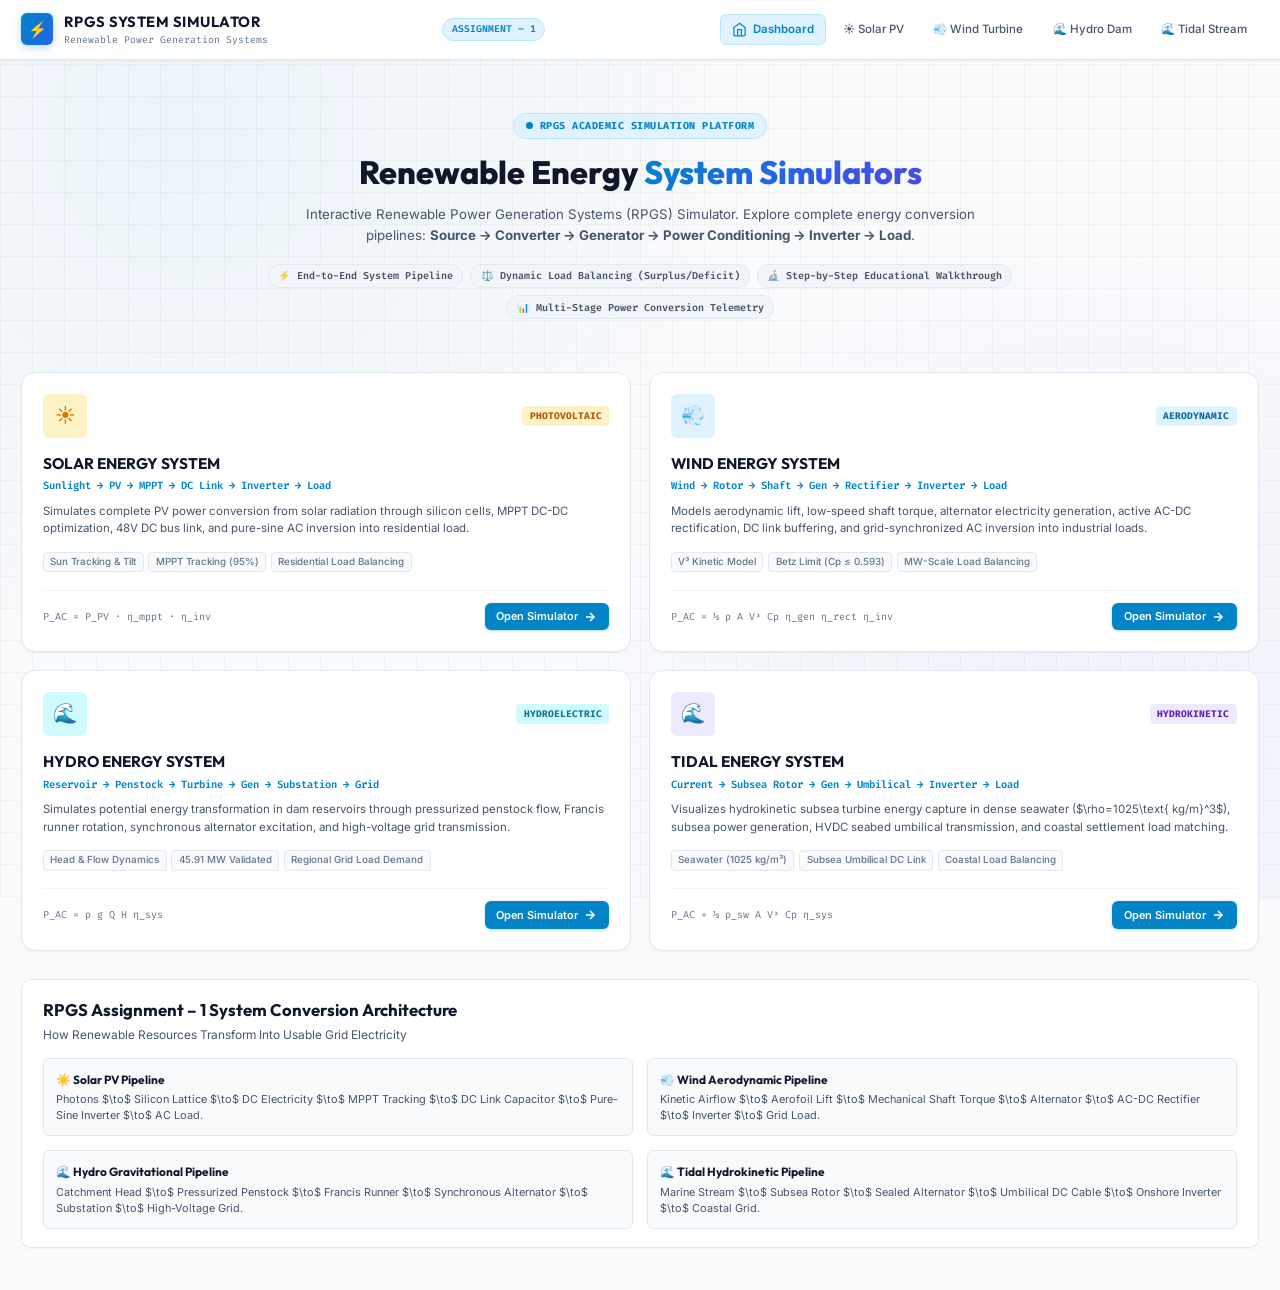
<file: index.html>
<!DOCTYPE html>
<html lang="en">
<head>
  <meta charset="UTF-8">
  <meta name="viewport" content="width=device-width, initial-scale=1.0">
  <title>RPGS - Renewable Energy System Simulation Dashboard | Assignment – 1</title>
  <meta name="description" content="Interactive Renewable Power Generation Systems Simulator covering Solar, Wind, Hydro, and Tidal complete energy conversion chains and electrical load balancing.">
  
  <!-- Google Fonts: Inter, Outfit, Fira Code -->
  <link rel="preconnect" href="https://fonts.googleapis.com">
  <link rel="preconnect" href="https://fonts.gstatic.com" crossorigin>
  <link href="https://fonts.googleapis.com/css2?family=Fira+Code:wght@400;500;600;700&family=Inter:wght@300;400;500;600;700;800&family=Outfit:wght@400;500;600;700;800&display=swap" rel="stylesheet">
  
  <!-- Stylesheets -->
  <link rel="stylesheet" href="css/global.css">
  <link rel="stylesheet" href="css/dashboard.css">
</head>
<body>

  <!-- Top Application Navigation Bar -->
  <header class="app-header">
    <a href="index.html" class="brand-container">
      <div class="brand-logo-badge">⚡</div>
      <div class="brand-text">
        <h1>RPGS SYSTEM SIMULATOR</h1>
        <span>Renewable Power Generation Systems</span>
      </div>
    </a>

    <div class="assignment-badge">ASSIGNMENT – 1</div>

    <nav class="nav-links">
      <a href="index.html" class="nav-btn active">
        <svg width="15" height="15" viewBox="0 0 24 24" fill="none" stroke="currentColor" stroke-width="2"><path d="M3 9l9-7 9 7v11a2 2 0 0 1-2 2H5a2 2 0 0 1-2-2z"/><polyline points="9 22 9 12 15 12 15 22"/></svg>
        Dashboard
      </a>
      <a href="solar.html" class="nav-btn">☀️ Solar PV</a>
      <a href="wind.html" class="nav-btn">💨 Wind Turbine</a>
      <a href="hydro.html" class="nav-btn">🌊 Hydro Dam</a>
      <a href="tidal.html" class="nav-btn">🌊 Tidal Stream</a>
    </nav>
  </header>

  <!-- Main View Container -->
  <main class="view-container">

    <section class="view-section active">
      <div class="dashboard-hero">
        <div class="hero-tag">
          <span class="status-dot"></span> RPGS ACADEMIC SIMULATION PLATFORM
        </div>
        <h2 class="hero-title">
          Renewable Energy <span class="gradient-text">System Simulators</span>
        </h2>
        <p class="hero-subtitle">
          Interactive Renewable Power Generation Systems (RPGS) Simulator. Explore complete energy conversion pipelines: <strong>Source → Converter → Generator → Power Conditioning → Inverter → Load</strong>.
        </p>
        <div class="hero-meta-badges">
          <div class="meta-pill">⚡ End-to-End System Pipeline</div>
          <div class="meta-pill">⚖️ Dynamic Load Balancing (Surplus/Deficit)</div>
          <div class="meta-pill">🔬 Step-by-Step Educational Walkthrough</div>
          <div class="meta-pill">📊 Multi-Stage Power Conversion Telemetry</div>
        </div>
      </div>

      <!-- 4 Module Selection Cards -->
      <div class="sim-cards-grid">

        <!-- Solar Card -->
        <a href="solar.html" class="sim-card card-solar" style="text-decoration: none; color: inherit;">
          <div>
            <div class="sim-card-top">
              <div class="sim-card-icon">☀️</div>
              <span class="sim-card-badge">PHOTOVOLTAIC</span>
            </div>
            <div class="sim-card-body">
              <h3>SOLAR ENERGY SYSTEM</h3>
              <div class="sim-card-subtitle">Sunlight → PV → MPPT → DC Link → Inverter → Load</div>
              <p class="sim-card-desc">
                Simulates complete PV power conversion from solar radiation through silicon cells, MPPT DC-DC optimization, 48V DC bus link, and pure-sine AC inversion into residential load.
              </p>
              <div class="sim-card-features">
                <span class="feature-tag">Sun Tracking &amp; Tilt</span>
                <span class="feature-tag">MPPT Tracking (95%)</span>
                <span class="feature-tag">Residential Load Balancing</span>
              </div>
            </div>
          </div>
          <div class="sim-card-footer">
            <span class="card-tech-info">P_AC = P_PV · η_mppt · η_inv</span>
            <span class="open-sim-btn">
              Open Simulator
              <svg width="14" height="14" viewBox="0 0 24 24" fill="none" stroke="currentColor" stroke-width="2.5"><line x1="5" y1="12" x2="19" y2="12"></line><polyline points="12 5 19 12 12 19"></polyline></svg>
            </span>
          </div>
        </a>

        <!-- Wind Card -->
        <a href="wind.html" class="sim-card card-wind" style="text-decoration: none; color: inherit;">
          <div>
            <div class="sim-card-top">
              <div class="sim-card-icon">💨</div>
              <span class="sim-card-badge">AERODYNAMIC</span>
            </div>
            <div class="sim-card-body">
              <h3>WIND ENERGY SYSTEM</h3>
              <div class="sim-card-subtitle">Wind → Rotor → Shaft → Gen → Rectifier → Inverter → Load</div>
              <p class="sim-card-desc">
                Models aerodynamic lift, low-speed shaft torque, alternator electricity generation, active AC-DC rectification, DC link buffering, and grid-synchronized AC inversion into industrial loads.
              </p>
              <div class="sim-card-features">
                <span class="feature-tag">V³ Kinetic Model</span>
                <span class="feature-tag">Betz Limit (Cp ≤ 0.593)</span>
                <span class="feature-tag">MW-Scale Load Balancing</span>
              </div>
            </div>
          </div>
          <div class="sim-card-footer">
            <span class="card-tech-info">P_AC = ½ ρ A V³ Cp η_gen η_rect η_inv</span>
            <span class="open-sim-btn">
              Open Simulator
              <svg width="14" height="14" viewBox="0 0 24 24" fill="none" stroke="currentColor" stroke-width="2.5"><line x1="5" y1="12" x2="19" y2="12"></line><polyline points="12 5 19 12 12 19"></polyline></svg>
            </span>
          </div>
        </a>

        <!-- Hydro Card -->
        <a href="hydro.html" class="sim-card card-hydro" style="text-decoration: none; color: inherit;">
          <div>
            <div class="sim-card-top">
              <div class="sim-card-icon">🌊</div>
              <span class="sim-card-badge">HYDROELECTRIC</span>
            </div>
            <div class="sim-card-body">
              <h3>HYDRO ENERGY SYSTEM</h3>
              <div class="sim-card-subtitle">Reservoir → Penstock → Turbine → Gen → Substation → Grid</div>
              <p class="sim-card-desc">
                Simulates potential energy transformation in dam reservoirs through pressurized penstock flow, Francis runner rotation, synchronous alternator excitation, and high-voltage grid transmission.
              </p>
              <div class="sim-card-features">
                <span class="feature-tag">Head &amp; Flow Dynamics</span>
                <span class="feature-tag">45.91 MW Validated</span>
                <span class="feature-tag">Regional Grid Load Demand</span>
              </div>
            </div>
          </div>
          <div class="sim-card-footer">
            <span class="card-tech-info">P_AC = ρ g Q H η_sys</span>
            <span class="open-sim-btn">
              Open Simulator
              <svg width="14" height="14" viewBox="0 0 24 24" fill="none" stroke="currentColor" stroke-width="2.5"><line x1="5" y1="12" x2="19" y2="12"></line><polyline points="12 5 19 12 12 19"></polyline></svg>
            </span>
          </div>
        </a>

        <!-- Tidal Card -->
        <a href="tidal.html" class="sim-card card-tidal" style="text-decoration: none; color: inherit;">
          <div>
            <div class="sim-card-top">
              <div class="sim-card-icon">🌊</div>
              <span class="sim-card-badge">HYDROKINETIC</span>
            </div>
            <div class="sim-card-body">
              <h3>TIDAL ENERGY SYSTEM</h3>
              <div class="sim-card-subtitle">Current → Subsea Rotor → Gen → Umbilical → Inverter → Load</div>
              <p class="sim-card-desc">
                Visualizes hydrokinetic subsea turbine energy capture in dense seawater ($\rho=1025\text{ kg/m}^3$), subsea power generation, HVDC seabed umbilical transmission, and coastal settlement load matching.
              </p>
              <div class="sim-card-features">
                <span class="feature-tag">Seawater (1025 kg/m³)</span>
                <span class="feature-tag">Subsea Umbilical DC Link</span>
                <span class="feature-tag">Coastal Load Balancing</span>
              </div>
            </div>
          </div>
          <div class="sim-card-footer">
            <span class="card-tech-info">P_AC = ½ ρ_sw A V³ Cp η_sys</span>
            <span class="open-sim-btn">
              Open Simulator
              <svg width="14" height="14" viewBox="0 0 24 24" fill="none" stroke="currentColor" stroke-width="2.5"><line x1="5" y1="12" x2="19" y2="12"></line><polyline points="12 5 19 12 12 19"></polyline></svg>
            </span>
          </div>
        </a>

      </div>

      <!-- Dashboard Summary -->
      <div class="dashboard-summary-section">
        <h3 style="font-family: var(--font-display); font-size: 1.2rem; color: var(--text-primary);">
          RPGS Assignment – 1 System Conversion Architecture
        </h3>
        <p style="color: var(--text-secondary); font-size: 0.85rem; margin-top: 0.25rem;">
          How Renewable Resources Transform Into Usable Grid Electricity
        </p>

        <div class="summary-grid">
          <div class="summary-item">
            <h4>☀️ Solar PV Pipeline</h4>
            <p>Photons $\to$ Silicon Lattice $\to$ DC Electricity $\to$ MPPT Tracking $\to$ DC Link Capacitor $\to$ Pure-Sine Inverter $\to$ AC Load.</p>
          </div>
          <div class="summary-item">
            <h4>💨 Wind Aerodynamic Pipeline</h4>
            <p>Kinetic Airflow $\to$ Aerofoil Lift $\to$ Mechanical Shaft Torque $\to$ Alternator $\to$ AC-DC Rectifier $\to$ Inverter $\to$ Grid Load.</p>
          </div>
          <div class="summary-item">
            <h4>🌊 Hydro Gravitational Pipeline</h4>
            <p>Catchment Head $\to$ Pressurized Penstock $\to$ Francis Runner $\to$ Synchronous Alternator $\to$ Substation $\to$ High-Voltage Grid.</p>
          </div>
          <div class="summary-item">
            <h4>🌊 Tidal Hydrokinetic Pipeline</h4>
            <p>Marine Stream $\to$ Subsea Rotor $\to$ Sealed Alternator $\to$ Umbilical DC Cable $\to$ Onshore Inverter $\to$ Coastal Grid.</p>
          </div>
        </div>
      </div>
    </section>

  </main>

  <script src="js/app.js"></script>
</body>
</html>
</file>
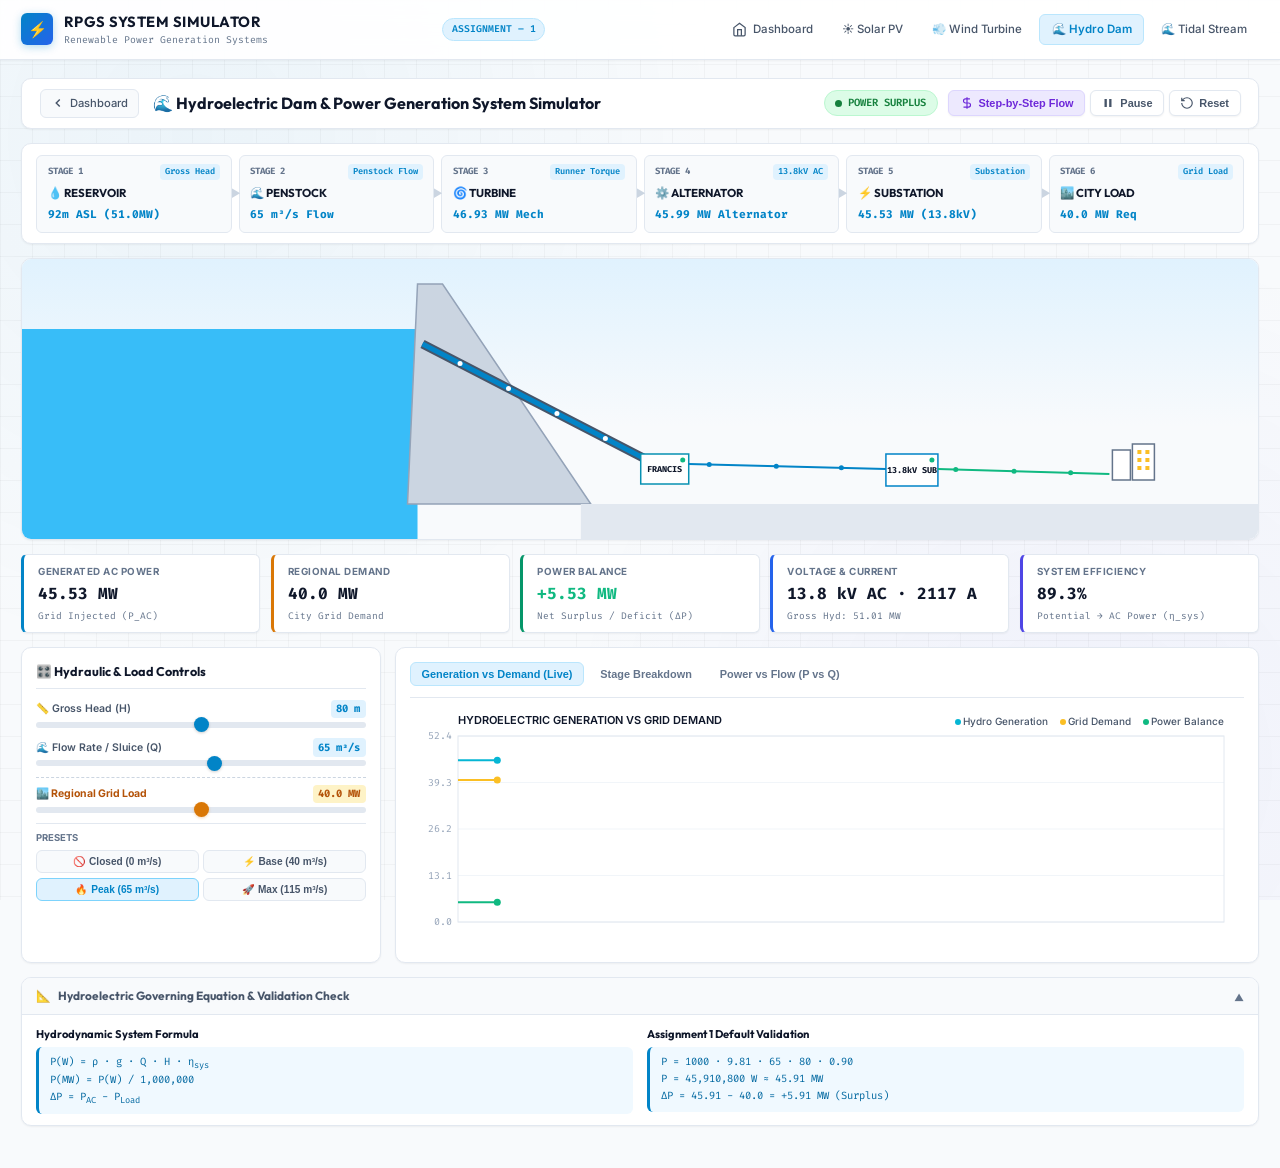
<file: hydro.html>
<!DOCTYPE html>
<html lang="en">
<head>
  <meta charset="UTF-8">
  <meta name="viewport" content="width=device-width, initial-scale=1.0">
  <title>Hydroelectric Dam System Simulator | RPGS Assignment – 1</title>
  <meta name="description" content="Interactive Hydroelectric Dam & Power Generation System Simulator. Energy chain: Reservoir to Penstock to Francis Turbine to Alternator to Substation to Grid.">
  
  <!-- Google Fonts -->
  <link rel="preconnect" href="https://fonts.googleapis.com">
  <link rel="preconnect" href="https://fonts.gstatic.com" crossorigin>
  <link href="https://fonts.googleapis.com/css2?family=Fira+Code:wght@400;500;600;700&family=Inter:wght@300;400;500;600;700;800&family=Outfit:wght@400;500;600;700;800&display=swap" rel="stylesheet">
  
  <!-- Stylesheets -->
  <link rel="stylesheet" href="css/global.css">
  <link rel="stylesheet" href="css/hydro.css">
</head>
<body>

  <!-- Top Navigation Bar -->
  <header class="app-header">
    <a href="index.html" class="brand-container">
      <div class="brand-logo-badge">⚡</div>
      <div class="brand-text">
        <h1>RPGS SYSTEM SIMULATOR</h1>
        <span>Renewable Power Generation Systems</span>
      </div>
    </a>

    <div class="assignment-badge">ASSIGNMENT – 1</div>

    <nav class="nav-links">
      <a href="index.html" class="nav-btn">
        <svg width="15" height="15" viewBox="0 0 24 24" fill="none" stroke="currentColor" stroke-width="2"><path d="M3 9l9-7 9 7v11a2 2 0 0 1-2 2H5a2 2 0 0 1-2-2z"/><polyline points="9 22 9 12 15 12 15 22"/></svg>
        Dashboard
      </a>
      <a href="solar.html" class="nav-btn">☀️ Solar PV</a>
      <a href="wind.html" class="nav-btn">💨 Wind Turbine</a>
      <a href="hydro.html" class="nav-btn active">🌊 Hydro Dam</a>
      <a href="tidal.html" class="nav-btn">🌊 Tidal Stream</a>
    </nav>
  </header>

  <!-- Main Simulator Container -->
  <main class="view-container">

    <section class="view-section active simulator-view hydro-theme">
      
      <!-- Streamlined Header -->
      <div class="sim-header">
        <div class="sim-header-left">
          <a href="index.html" class="back-btn" style="text-decoration: none;">
            <svg width="14" height="14" viewBox="0 0 24 24" fill="none" stroke="currentColor" stroke-width="2.5"><polyline points="15 18 9 12 15 6"></polyline></svg>
            Dashboard
          </a>
          <div class="sim-title-group">
            <h2>🌊 Hydroelectric Dam &amp; Power Generation System Simulator</h2>
          </div>
        </div>
        <div class="sim-header-actions">
          <div id="hydro-status-pill" class="status-pill generating">
            <span class="status-dot"></span>
            <span id="hydro-status-text">GENERATING</span>
          </div>
          <div class="btn-group">
            <button id="hydro-btn-step" class="btn-ctrl btn-step">
              <svg width="14" height="14" viewBox="0 0 24 24" fill="none" stroke="currentColor" stroke-width="2"><path d="M12 2v20M17 5H9.5a3.5 3.5 0 0 0 0 7h5a3.5 3.5 0 0 1 0 7H6"/></svg>
              Step-by-Step Flow
            </button>
            <button id="hydro-btn-pause" class="btn-ctrl btn-pause">
              <svg width="14" height="14" viewBox="0 0 24 24" fill="currentColor"><path d="M6 19h4V5H6v14zm8-14v14h4V5h-4z"/></svg>
              Pause
            </button>
            <button id="hydro-btn-reset" class="btn-ctrl btn-reset">
              <svg width="14" height="14" viewBox="0 0 24 24" fill="none" stroke="currentColor" stroke-width="2"><path d="M3 12a9 9 0 1 0 9-9 9.75 9.75 0 0 0-6.74 2.74L3 8"/><path d="M3 3v5h5"/></svg>
              Reset
            </button>
          </div>
        </div>
      </div>

      <!-- Step-by-Step Walkthrough HUD -->
      <div id="hydro-step-hud" class="step-walkthrough-hud">
        <div class="step-hud-info">
          <div id="hydro-step-hud-title" class="step-hud-title">STEP 1: ENERGY SOURCE (RESERVOIR)</div>
          <div id="hydro-step-hud-desc" class="step-hud-desc">Water catchment stores gravitational potential energy: E_p = m·g·H. Head H determines hydrostatic pressure.</div>
        </div>
        <div class="step-hud-controls">
          <button id="hydro-step-prev" class="btn-step-nav">◀ Prev</button>
          <button id="hydro-step-next" class="btn-step-nav">Next ▶</button>
          <button id="hydro-step-exit" class="btn-step-nav" style="color: #ef4444;">Exit</button>
        </div>
      </div>

      <!-- PROCESS FLOW DIAGRAM: 6 STAGES -->
      <div class="system-flow-card">
        <div class="process-chain-container">
          
          <!-- Stage 1: Reservoir -->
          <div class="process-stage-block" data-hydro-component="hydro-source" data-hydro-step="1">
            <div style="display:flex; justify-content:space-between; align-items:center;">
              <span class="stage-step-num">STAGE 1</span>
              <span class="stage-energy-badge">Gross Head</span>
            </div>
            <div class="stage-name">💧 RESERVOIR</div>
            <div class="stage-metric-box">
              <span class="stage-metric-val" id="stage-hydro-source-val">80m (51.0MW)</span>
            </div>
            <span class="stage-arrow-connector">▶</span>
          </div>

          <!-- Stage 2: Penstock -->
          <div class="process-stage-block" data-hydro-component="hydro-penstock" data-hydro-step="2">
            <div style="display:flex; justify-content:space-between; align-items:center;">
              <span class="stage-step-num">STAGE 2</span>
              <span class="stage-energy-badge">Penstock Flow</span>
            </div>
            <div class="stage-name">🌊 PENSTOCK</div>
            <div class="stage-metric-box">
              <span class="stage-metric-val" id="stage-hydro-penstock-val">65 m³/s</span>
            </div>
            <span class="stage-arrow-connector">▶</span>
          </div>

          <!-- Stage 3: Francis Runner -->
          <div class="process-stage-block" data-hydro-component="hydro-turbine" data-hydro-step="3">
            <div style="display:flex; justify-content:space-between; align-items:center;">
              <span class="stage-step-num">STAGE 3</span>
              <span class="stage-energy-badge">Runner Torque</span>
            </div>
            <div class="stage-name">🌀 TURBINE</div>
            <div class="stage-metric-box">
              <span class="stage-metric-val" id="stage-hydro-turb-val">46.9 MW Mech</span>
            </div>
            <span class="stage-arrow-connector">▶</span>
          </div>

          <!-- Stage 4: Alternator Generator -->
          <div class="process-stage-block" data-hydro-component="hydro-generator" data-hydro-step="4">
            <div style="display:flex; justify-content:space-between; align-items:center;">
              <span class="stage-step-num">STAGE 4</span>
              <span class="stage-energy-badge">13.8kV AC</span>
            </div>
            <div class="stage-name">⚙️ ALTERNATOR</div>
            <div class="stage-metric-box">
              <span class="stage-metric-val" id="stage-hydro-gen-val">46.0 MW</span>
            </div>
            <span class="stage-arrow-connector">▶</span>
          </div>

          <!-- Stage 5: Substation -->
          <div class="process-stage-block" data-hydro-component="hydro-conditioning" data-hydro-step="5">
            <div style="display:flex; justify-content:space-between; align-items:center;">
              <span class="stage-step-num">STAGE 5</span>
              <span class="stage-energy-badge">Substation</span>
            </div>
            <div class="stage-name">⚡ SUBSTATION</div>
            <div class="stage-metric-box">
              <span class="stage-metric-val" id="stage-hydro-sub-val">45.91 MW AC</span>
            </div>
            <span class="stage-arrow-connector">▶</span>
          </div>

          <!-- Stage 6: Regional Load -->
          <div class="process-stage-block" data-hydro-component="hydro-load" data-hydro-step="6">
            <div style="display:flex; justify-content:space-between; align-items:center;">
              <span class="stage-step-num">STAGE 6</span>
              <span class="stage-energy-badge">Grid Load</span>
            </div>
            <div class="stage-name">🏙️ CITY LOAD</div>
            <div class="stage-metric-box">
              <span class="stage-metric-val" id="stage-hydro-load-val">40.0 MW Req</span>
            </div>
          </div>

        </div>
      </div>

      <!-- Animation Stage -->
      <div class="animation-stage-card">
        <div class="canvas-container">
          <canvas id="hydro-canvas"></canvas>
        </div>
      </div>

      <!-- Consolidated Live Electrical Metrics Bar -->
      <div class="live-metrics-bar">
        <div class="metric-pill-card card-power">
          <span class="metric-pill-label">Generated AC Power</span>
          <span id="hydro-out-acpower" class="metric-pill-val">45.91 MW</span>
          <span class="metric-pill-sub">Grid Injected (P_AC)</span>
        </div>

        <div class="metric-pill-card card-demand">
          <span class="metric-pill-label">Regional Demand</span>
          <span id="hydro-out-demand" class="metric-pill-val">40.0 MW</span>
          <span class="metric-pill-sub">City Grid Demand</span>
        </div>

        <div class="metric-pill-card card-balance">
          <span class="metric-pill-label">Power Balance</span>
          <span id="hydro-out-balance" class="metric-pill-val">+5.91 MW</span>
          <span class="metric-pill-sub">Net Surplus / Deficit (ΔP)</span>
        </div>

        <div class="metric-pill-card card-secondary">
          <span class="metric-pill-label">Voltage &amp; Current</span>
          <span class="metric-pill-val"><span id="hydro-sub-voltage">13.8 kV</span> · <span id="hydro-sub-current">2135 A</span></span>
          <span class="metric-pill-sub">Gross Hyd: <span id="hydro-sub-hydpower">51.01 MW</span></span>
        </div>

        <div class="metric-pill-card card-eff">
          <span class="metric-pill-label">System Efficiency</span>
          <span id="hydro-out-eff" class="metric-pill-val">90.0%</span>
          <span class="metric-pill-sub">Potential → AC Power (η_sys)</span>
        </div>
      </div>

      <!-- Controls & Real-Time Telemetry Grid -->
      <div class="sim-controls-telemetry-grid">
        
        <!-- Controls Panel -->
        <div class="control-panel-card">
          <div class="panel-header">
            <h3 class="panel-title">🎛️ Hydraulic &amp; Load Controls</h3>
          </div>

          <!-- Slider: Head Height -->
          <div class="slider-group">
            <div class="slider-label-row">
              <span class="slider-name">📏 Gross Head (H)</span>
              <span id="hydro-val-head" class="slider-val-badge">80 m</span>
            </div>
            <input type="range" id="hydro-head" min="10" max="150" step="1" value="80">
          </div>

          <!-- Slider: Water Flow Rate -->
          <div class="slider-group">
            <div class="slider-label-row">
              <span class="slider-name">🌊 Flow Rate / Sluice (Q)</span>
              <span id="hydro-val-flow" class="slider-val-badge">65 m³/s</span>
            </div>
            <input type="range" id="hydro-flow" min="0" max="120" step="1" value="65">
          </div>

          <!-- Slider: Load Demand -->
          <div class="slider-group load-slider-group">
            <div class="slider-label-row">
              <span class="slider-name">🏙️ Regional Grid Load</span>
              <span id="hydro-val-loadDemandMW" class="slider-val-badge">40.0 MW</span>
            </div>
            <input type="range" id="hydro-loadDemandMW" min="0" max="80.0" step="1.0" value="40.0">
          </div>

          <!-- Presets -->
          <div class="presets-container">
            <span class="presets-label">Presets</span>
            <div class="preset-buttons-row">
              <button id="preset-hydro-closed" class="preset-btn hydro-preset-btn">🚫 Closed (0 m³/s)</button>
              <button id="preset-hydro-baseload" class="preset-btn hydro-preset-btn">⚡ Base (40 m³/s)</button>
              <button id="preset-hydro-peak" class="preset-btn hydro-preset-btn active">🔥 Peak (65 m³/s)</button>
              <button id="preset-hydro-max" class="preset-btn hydro-preset-btn">🚀 Max (115 m³/s)</button>
            </div>
          </div>
        </div>

        <!-- Telemetry Card -->
        <div class="telemetry-card">
          <div class="graph-tab-bar">
            <button class="graph-tab-btn hydro-graph-tab active" data-graph="load-telemetry">Generation vs Demand (Live)</button>
            <button class="graph-tab-btn hydro-graph-tab" data-graph="stage-flow">Stage Breakdown</button>
            <button class="graph-tab-btn hydro-graph-tab" data-graph="power-flow">Power vs Flow (P vs Q)</button>
          </div>

          <div class="graph-canvas-box">
            <canvas id="hydro-graph-canvas"></canvas>
          </div>
        </div>

      </div>

      <!-- Concise Formulas Accordion -->
      <div class="details-accordion-card open">
        <div class="accordion-header">
          <div class="accordion-title">
            <span>📐</span> Hydroelectric Governing Equation &amp; Validation Check
          </div>
          <div class="accordion-icon">▼</div>
        </div>
        <div class="accordion-content">
          <div class="formula-grid">
            <div class="formula-box">
              <h4>Hydrodynamic System Formula</h4>
              <div class="math-display">
                P(W) = ρ · g · Q · H · η<sub>sys</sub><br>
                P(MW) = P(W) / 1,000,000<br>
                ΔP = P<sub>AC</sub> - P<sub>Load</sub>
              </div>
            </div>

            <div class="formula-box">
              <h4>Assignment 1 Default Validation</h4>
              <div class="math-display">
                P = 1000 · 9.81 · 65 · 80 · 0.90<br>
                P = 45,910,800 W ≈ 45.91 MW<br>
                ΔP = 45.91 - 40.0 = +5.91 MW (Surplus)
              </div>
            </div>
          </div>
        </div>
      </div>

    </section>

  </main>

  <!-- Component Inspector Modal -->
  <div id="component-modal" class="component-modal-backdrop">
    <div class="component-modal-card">
      <button id="modal-close-btn" class="modal-close-btn">✕</button>
      <div class="modal-header">
        <div class="modal-icon" id="modal-comp-icon">⚡</div>
        <div class="modal-title-group">
          <h3 id="modal-comp-name">Component Name</h3>
          <span id="modal-comp-category">Power Subsystem</span>
        </div>
      </div>
      <div class="modal-body">
        <p id="modal-comp-desc">Functional description.</p>
        <div class="modal-grid-specs">
          <div class="spec-entry">
            <span class="spec-entry-label">Input Energy Form:</span>
            <span class="spec-entry-val" id="modal-comp-input">Input Energy</span>
          </div>
          <div class="spec-entry">
            <span class="spec-entry-label">Output Energy Form:</span>
            <span class="spec-entry-val" id="modal-comp-output">Output Energy</span>
          </div>
          <div class="spec-entry">
            <span class="spec-entry-label">Typical Efficiency:</span>
            <span class="spec-entry-val" id="modal-comp-efficiency">95%</span>
          </div>
          <div class="spec-entry">
            <span class="spec-entry-label">Governing Principle:</span>
            <span class="spec-entry-val" id="modal-comp-principles">Physical model</span>
          </div>
        </div>
      </div>
    </div>
  </div>

  <!-- Scripts -->
  <script src="js/electricalModel.js"></script>
  <script src="js/charts.js"></script>
  <script src="js/animations.js"></script>
  <script src="js/hydro.js"></script>
  <script src="js/app.js"></script>
</body>
</html>
</file>
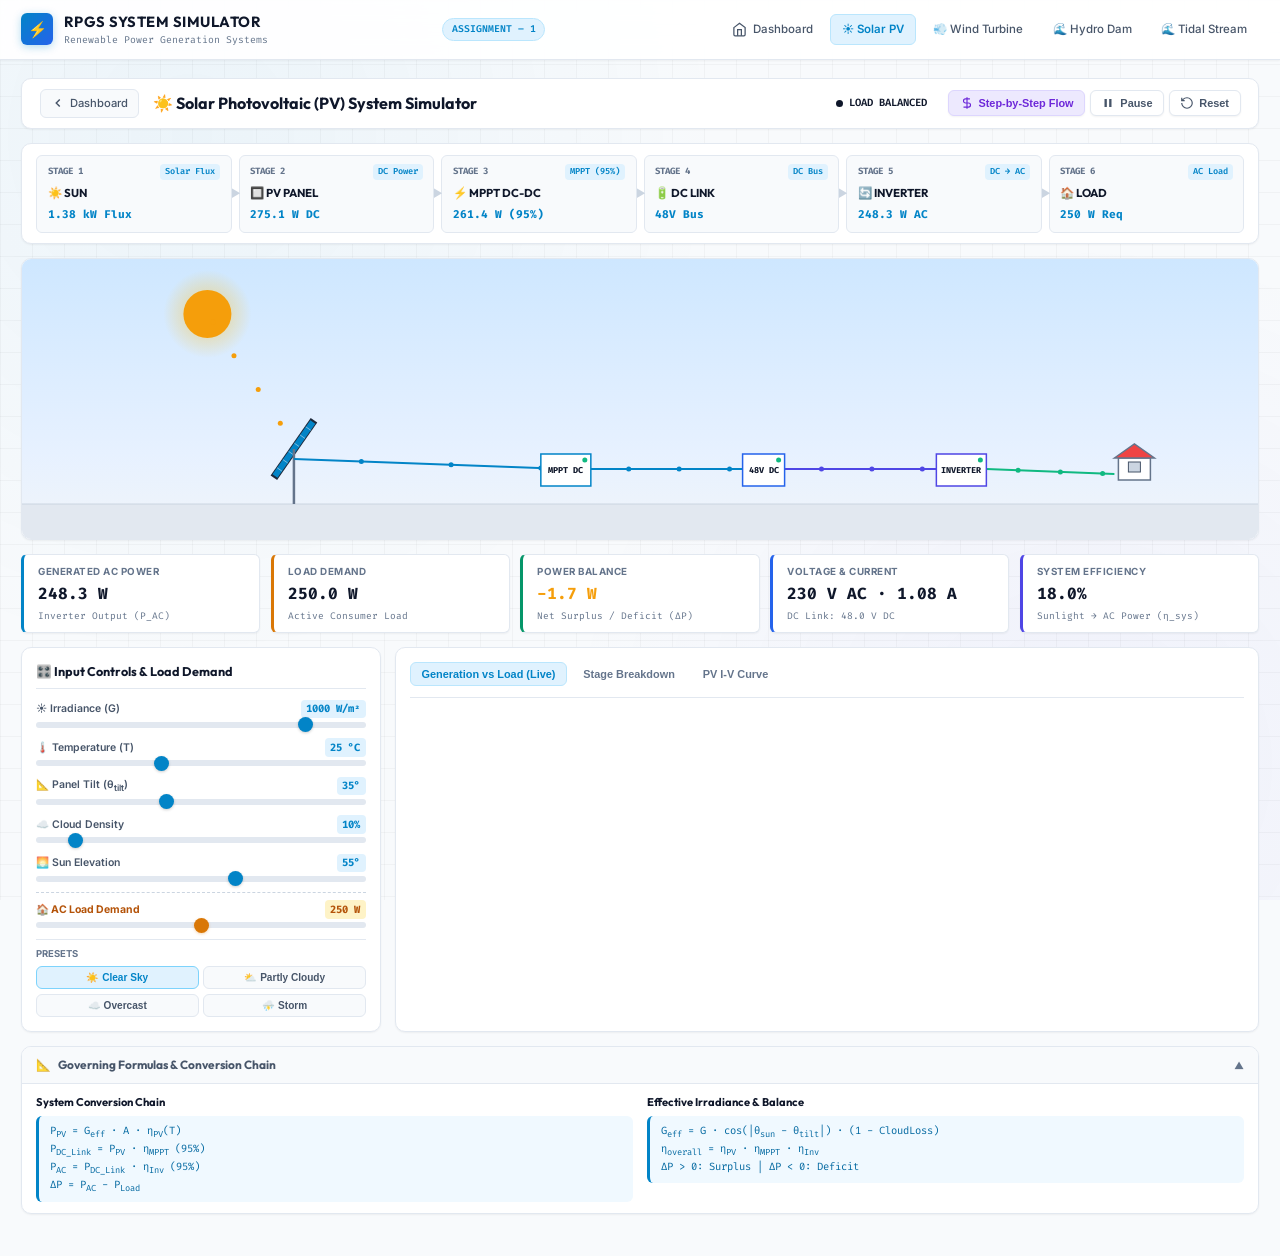
<file: solar.html>
<!DOCTYPE html>
<html lang="en">
<head>
  <meta charset="UTF-8">
  <meta name="viewport" content="width=device-width, initial-scale=1.0">
  <title>Solar PV Energy System Simulator | RPGS Assignment – 1</title>
  <meta name="description" content="Interactive Solar Photovoltaic & Power Conditioning System Simulator. Energy chain: Sun to PV to MPPT to DC Link to Inverter to Load.">
  
  <!-- Google Fonts -->
  <link rel="preconnect" href="https://fonts.googleapis.com">
  <link rel="preconnect" href="https://fonts.gstatic.com" crossorigin>
  <link href="https://fonts.googleapis.com/css2?family=Fira+Code:wght@400;500;600;700&family=Inter:wght@300;400;500;600;700;800&family=Outfit:wght@400;500;600;700;800&display=swap" rel="stylesheet">
  
  <!-- Stylesheets -->
  <link rel="stylesheet" href="css/global.css">
  <link rel="stylesheet" href="css/solar.css">
</head>
<body>

  <!-- Top Navigation Bar -->
  <header class="app-header">
    <a href="index.html" class="brand-container">
      <div class="brand-logo-badge">⚡</div>
      <div class="brand-text">
        <h1>RPGS SYSTEM SIMULATOR</h1>
        <span>Renewable Power Generation Systems</span>
      </div>
    </a>

    <div class="assignment-badge">ASSIGNMENT – 1</div>

    <nav class="nav-links">
      <a href="index.html" class="nav-btn">
        <svg width="15" height="15" viewBox="0 0 24 24" fill="none" stroke="currentColor" stroke-width="2"><path d="M3 9l9-7 9 7v11a2 2 0 0 1-2 2H5a2 2 0 0 1-2-2z"/><polyline points="9 22 9 12 15 12 15 22"/></svg>
        Dashboard
      </a>
      <a href="solar.html" class="nav-btn active">☀️ Solar PV</a>
      <a href="wind.html" class="nav-btn">💨 Wind Turbine</a>
      <a href="hydro.html" class="nav-btn">🌊 Hydro Dam</a>
      <a href="tidal.html" class="nav-btn">🌊 Tidal Stream</a>
    </nav>
  </header>

  <!-- Main Simulator Container -->
  <main class="view-container">

    <section class="view-section active simulator-view solar-theme">
      
      <!-- Streamlined Header -->
      <div class="sim-header">
        <div class="sim-header-left">
          <a href="index.html" class="back-btn" style="text-decoration: none;">
            <svg width="14" height="14" viewBox="0 0 24 24" fill="none" stroke="currentColor" stroke-width="2.5"><polyline points="15 18 9 12 15 6"></polyline></svg>
            Dashboard
          </a>
          <div class="sim-title-group">
            <h2>☀️ Solar Photovoltaic (PV) System Simulator</h2>
          </div>
        </div>
        <div class="sim-header-actions">
          <div id="solar-status-pill" class="status-pill generating">
            <span class="status-dot"></span>
            <span id="solar-status-text">GENERATING</span>
          </div>
          <div class="btn-group">
            <button id="solar-btn-step" class="btn-ctrl btn-step">
              <svg width="14" height="14" viewBox="0 0 24 24" fill="none" stroke="currentColor" stroke-width="2"><path d="M12 2v20M17 5H9.5a3.5 3.5 0 0 0 0 7h5a3.5 3.5 0 0 1 0 7H6"/></svg>
              Step-by-Step Flow
            </button>
            <button id="solar-btn-pause" class="btn-ctrl btn-pause">
              <svg width="14" height="14" viewBox="0 0 24 24" fill="currentColor"><path d="M6 19h4V5H6v14zm8-14v14h4V5h-4z"/></svg>
              Pause
            </button>
            <button id="solar-btn-reset" class="btn-ctrl btn-reset">
              <svg width="14" height="14" viewBox="0 0 24 24" fill="none" stroke="currentColor" stroke-width="2"><path d="M3 12a9 9 0 1 0 9-9 9.75 9.75 0 0 0-6.74 2.74L3 8"/><path d="M3 3v5h5"/></svg>
              Reset
            </button>
          </div>
        </div>
      </div>

      <!-- Step-by-Step Walkthrough HUD -->
      <div id="solar-step-hud" class="step-walkthrough-hud">
        <div class="step-hud-info">
          <div id="solar-step-hud-title" class="step-hud-title">STEP 1: ENERGY SOURCE (SUN)</div>
          <div id="solar-step-hud-desc" class="step-hud-desc">Irradiance (W/m²), cloud attenuation, and panel tilt determine incident solar photons.</div>
        </div>
        <div class="step-hud-controls">
          <button id="solar-step-prev" class="btn-step-nav">◀ Prev</button>
          <button id="solar-step-next" class="btn-step-nav">Next ▶</button>
          <button id="solar-step-exit" class="btn-step-nav" style="color: #ef4444;">Exit</button>
        </div>
      </div>

      <!-- PROCESS FLOW DIAGRAM: 6 STAGES -->
      <div class="system-flow-card">
        <div class="process-chain-container">
          
          <!-- Stage 1: Sun -->
          <div class="process-stage-block" data-solar-component="solar-source" data-solar-step="1">
            <div style="display:flex; justify-content:space-between; align-items:center;">
              <span class="stage-step-num">STAGE 1</span>
              <span class="stage-energy-badge">Solar Flux</span>
            </div>
            <div class="stage-name">☀️ SUN</div>
            <div class="stage-metric-box">
              <span class="stage-metric-val" id="stage-solar-source-val">1.60 kW Flux</span>
            </div>
            <span class="stage-arrow-connector">▶</span>
          </div>

          <!-- Stage 2: PV Panel -->
          <div class="process-stage-block" data-solar-component="solar-pv" data-solar-step="2">
            <div style="display:flex; justify-content:space-between; align-items:center;">
              <span class="stage-step-num">STAGE 2</span>
              <span class="stage-energy-badge">DC Power</span>
            </div>
            <div class="stage-name">🔲 PV PANEL</div>
            <div class="stage-metric-box">
              <span class="stage-metric-val" id="stage-solar-pv-val">266.4 W DC</span>
            </div>
            <span class="stage-arrow-connector">▶</span>
          </div>

          <!-- Stage 3: MPPT DC-DC -->
          <div class="process-stage-block" data-solar-component="solar-mppt" data-solar-step="3">
            <div style="display:flex; justify-content:space-between; align-items:center;">
              <span class="stage-step-num">STAGE 3</span>
              <span class="stage-energy-badge">MPPT (95%)</span>
            </div>
            <div class="stage-name">⚡ MPPT DC-DC</div>
            <div class="stage-metric-box">
              <span class="stage-metric-val" id="stage-solar-mppt-val">253.1 W</span>
            </div>
            <span class="stage-arrow-connector">▶</span>
          </div>

          <!-- Stage 4: DC Link -->
          <div class="process-stage-block" data-solar-component="solar-dclink" data-solar-step="4">
            <div style="display:flex; justify-content:space-between; align-items:center;">
              <span class="stage-step-num">STAGE 4</span>
              <span class="stage-energy-badge">DC Bus</span>
            </div>
            <div class="stage-name">🔋 DC LINK</div>
            <div class="stage-metric-box">
              <span class="stage-metric-val" id="stage-solar-dclink-val">48V Bus</span>
            </div>
            <span class="stage-arrow-connector">▶</span>
          </div>

          <!-- Stage 5: Inverter -->
          <div class="process-stage-block" data-solar-component="solar-inverter" data-solar-step="5">
            <div style="display:flex; justify-content:space-between; align-items:center;">
              <span class="stage-step-num">STAGE 5</span>
              <span class="stage-energy-badge">DC → AC</span>
            </div>
            <div class="stage-name">🔄 INVERTER</div>
            <div class="stage-metric-box">
              <span class="stage-metric-val" id="stage-solar-inv-val">240.4 W AC</span>
            </div>
            <span class="stage-arrow-connector">▶</span>
          </div>

          <!-- Stage 6: Load -->
          <div class="process-stage-block" data-solar-component="solar-load" data-solar-step="6">
            <div style="display:flex; justify-content:space-between; align-items:center;">
              <span class="stage-step-num">STAGE 6</span>
              <span class="stage-energy-badge">AC Load</span>
            </div>
            <div class="stage-name">🏠 LOAD</div>
            <div class="stage-metric-box">
              <span class="stage-metric-val" id="stage-solar-load-val">250 W Req</span>
            </div>
          </div>

        </div>
      </div>

      <!-- Animation Stage -->
      <div class="animation-stage-card">
        <div class="canvas-container">
          <canvas id="solar-canvas"></canvas>
        </div>
      </div>

      <!-- Consolidated Live Electrical Metrics Bar -->
      <div class="live-metrics-bar">
        <div class="metric-pill-card card-power">
          <span class="metric-pill-label">Generated AC Power</span>
          <span id="solar-out-acpower" class="metric-pill-val">240.4 W</span>
          <span class="metric-pill-sub">Inverter Output (P_AC)</span>
        </div>

        <div class="metric-pill-card card-demand">
          <span class="metric-pill-label">Load Demand</span>
          <span id="solar-out-demand" class="metric-pill-val">250.0 W</span>
          <span class="metric-pill-sub">Active Consumer Load</span>
        </div>

        <div class="metric-pill-card card-balance">
          <span class="metric-pill-label">Power Balance</span>
          <span id="solar-out-balance" class="metric-pill-val">-9.6 W</span>
          <span class="metric-pill-sub">Net Surplus / Deficit (ΔP)</span>
        </div>

        <div class="metric-pill-card card-secondary">
          <span class="metric-pill-label">Voltage &amp; Current</span>
          <span class="metric-pill-val"><span id="solar-sub-acvolt">230 V</span> · <span id="solar-sub-accurr">1.05 A</span></span>
          <span class="metric-pill-sub">DC Link: <span id="solar-sub-dclink">48.0 V DC</span></span>
        </div>

        <div class="metric-pill-card card-eff">
          <span class="metric-pill-label">System Efficiency</span>
          <span id="solar-out-eff" class="metric-pill-val">15.0%</span>
          <span class="metric-pill-sub">Sunlight → AC Power (η_sys)</span>
        </div>
      </div>

      <!-- Controls & Real-Time Telemetry Grid -->
      <div class="sim-controls-telemetry-grid">
        
        <!-- Controls Panel -->
        <div class="control-panel-card">
          <div class="panel-header">
            <h3 class="panel-title">🎛️ Input Controls &amp; Load Demand</h3>
          </div>

          <!-- Slider: Solar Irradiance -->
          <div class="slider-group">
            <div class="slider-label-row">
              <span class="slider-name">☀️ Irradiance (G)</span>
              <span id="solar-val-irradiance" class="slider-val-badge">1000 W/m²</span>
            </div>
            <input type="range" id="solar-irradiance" min="0" max="1200" step="10" value="1000">
          </div>

          <!-- Slider: Panel Temperature -->
          <div class="slider-group">
            <div class="slider-label-row">
              <span class="slider-name">🌡️ Temperature (T)</span>
              <span id="solar-val-temperature" class="slider-val-badge">25 °C</span>
            </div>
            <input type="range" id="solar-temperature" min="10" max="50" step="1" value="25">
          </div>

          <!-- Slider: Panel Tilt -->
          <div class="slider-group">
            <div class="slider-label-row">
              <span class="slider-name">📐 Panel Tilt (θ<sub>tilt</sub>)</span>
              <span id="solar-val-tilt" class="slider-val-badge">35°</span>
            </div>
            <input type="range" id="solar-tilt" min="0" max="90" step="1" value="35">
          </div>

          <!-- Slider: Cloud Density -->
          <div class="slider-group">
            <div class="slider-label-row">
              <span class="slider-name">☁️ Cloud Density</span>
              <span id="solar-val-cloudDensity" class="slider-val-badge">10%</span>
            </div>
            <input type="range" id="solar-cloudDensity" min="0" max="100" step="1" value="10">
          </div>

          <!-- Slider: Sun Position -->
          <div class="slider-group">
            <div class="slider-label-row">
              <span class="slider-name">🌅 Sun Elevation</span>
              <span id="solar-val-solarAngle" class="slider-val-badge">55°</span>
            </div>
            <input type="range" id="solar-solarAngle" min="0" max="90" step="1" value="55">
          </div>

          <!-- Slider: Load Demand -->
          <div class="slider-group load-slider-group">
            <div class="slider-label-row">
              <span class="slider-name">🏠 AC Load Demand</span>
              <span id="solar-val-loadDemand" class="slider-val-badge">250 W</span>
            </div>
            <input type="range" id="solar-loadDemand" min="0" max="500" step="5" value="250">
          </div>

          <!-- Presets -->
          <div class="presets-container">
            <span class="presets-label">Presets</span>
            <div class="preset-buttons-row">
              <button id="preset-solar-clear" class="preset-btn solar-preset-btn active">☀️ Clear Sky</button>
              <button id="preset-solar-partly" class="preset-btn solar-preset-btn">⛅ Partly Cloudy</button>
              <button id="preset-solar-overcast" class="preset-btn solar-preset-btn">☁️ Overcast</button>
              <button id="preset-solar-storm" class="preset-btn solar-preset-btn">⛈️ Storm</button>
            </div>
          </div>
        </div>

        <!-- Telemetry Card -->
        <div class="telemetry-card">
          <div class="graph-tab-bar">
            <button class="graph-tab-btn solar-graph-tab active" data-graph="load-telemetry">Generation vs Load (Live)</button>
            <button class="graph-tab-btn solar-graph-tab" data-graph="stage-flow">Stage Breakdown</button>
            <button class="graph-tab-btn solar-graph-tab" data-graph="iv">PV I-V Curve</button>
          </div>

          <div class="graph-canvas-box">
            <canvas id="solar-graph-canvas"></canvas>
          </div>
        </div>

      </div>

      <!-- Concise Formulas Accordion -->
      <div class="details-accordion-card open">
        <div class="accordion-header">
          <div class="accordion-title">
            <span>📐</span> Governing Formulas &amp; Conversion Chain
          </div>
          <div class="accordion-icon">▼</div>
        </div>
        <div class="accordion-content">
          <div class="formula-grid">
            <div class="formula-box">
              <h4>System Conversion Chain</h4>
              <div class="math-display">
                P<sub>PV</sub> = G<sub>eff</sub> · A · η<sub>PV</sub>(T)<br>
                P<sub>DC_Link</sub> = P<sub>PV</sub> · η<sub>MPPT</sub> (95%)<br>
                P<sub>AC</sub> = P<sub>DC_Link</sub> · η<sub>Inv</sub> (95%)<br>
                ΔP = P<sub>AC</sub> - P<sub>Load</sub>
              </div>
            </div>

            <div class="formula-box">
              <h4>Effective Irradiance &amp; Balance</h4>
              <div class="math-display">
                G<sub>eff</sub> = G · cos(|θ<sub>sun</sub> - θ<sub>tilt</sub>|) · (1 - CloudLoss)<br>
                η<sub>overall</sub> = η<sub>PV</sub> · η<sub>MPPT</sub> · η<sub>Inv</sub><br>
                ΔP &gt; 0: Surplus | ΔP &lt; 0: Deficit
              </div>
            </div>
          </div>
        </div>
      </div>

    </section>

  </main>

  <!-- Component Inspector Modal -->
  <div id="component-modal" class="component-modal-backdrop">
    <div class="component-modal-card">
      <button id="modal-close-btn" class="modal-close-btn">✕</button>
      <div class="modal-header">
        <div class="modal-icon" id="modal-comp-icon">⚡</div>
        <div class="modal-title-group">
          <h3 id="modal-comp-name">Component Name</h3>
          <span id="modal-comp-category">Power Subsystem</span>
        </div>
      </div>
      <div class="modal-body">
        <p id="modal-comp-desc">Functional description.</p>
        <div class="modal-grid-specs">
          <div class="spec-entry">
            <span class="spec-entry-label">Input Energy Form:</span>
            <span class="spec-entry-val" id="modal-comp-input">Input Energy</span>
          </div>
          <div class="spec-entry">
            <span class="spec-entry-label">Output Energy Form:</span>
            <span class="spec-entry-val" id="modal-comp-output">Output Energy</span>
          </div>
          <div class="spec-entry">
            <span class="spec-entry-label">Typical Efficiency:</span>
            <span class="spec-entry-val" id="modal-comp-efficiency">95%</span>
          </div>
          <div class="spec-entry">
            <span class="spec-entry-label">Governing Principle:</span>
            <span class="spec-entry-val" id="modal-comp-principles">Physical model</span>
          </div>
        </div>
      </div>
    </div>
  </div>

  <!-- Scripts -->
  <script src="js/electricalModel.js"></script>
  <script src="js/charts.js"></script>
  <script src="js/animations.js"></script>
  <script src="js/solar.js"></script>
  <script src="js/app.js"></script>
</body>
</html>
</file>
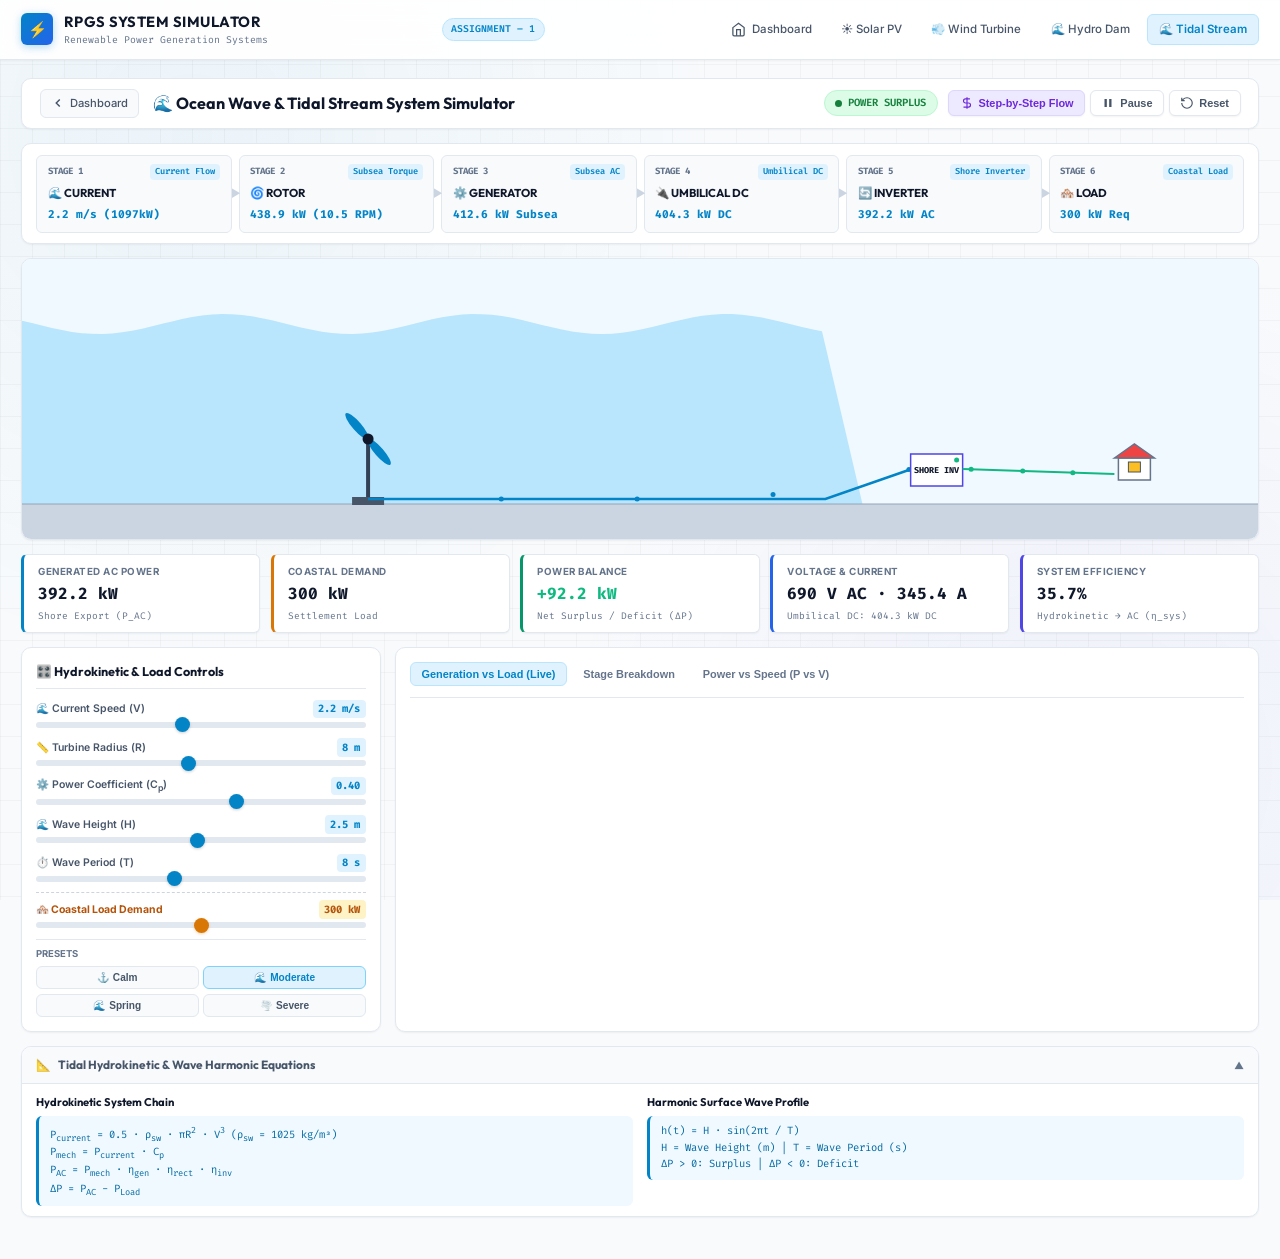
<file: tidal.html>
<!DOCTYPE html>
<html lang="en">
<head>
  <meta charset="UTF-8">
  <meta name="viewport" content="width=device-width, initial-scale=1.0">
  <title>Ocean Wave &amp; Tidal Stream System Simulator | RPGS Assignment – 1</title>
  <meta name="description" content="Interactive Ocean Wave & Tidal Hydrokinetic Stream System Simulator. Energy chain: Current to Subsea Rotor to Generator to Umbilical DC Link to Shore Inverter to Load.">
  
  <!-- Google Fonts -->
  <link rel="preconnect" href="https://fonts.googleapis.com">
  <link rel="preconnect" href="https://fonts.gstatic.com" crossorigin>
  <link href="https://fonts.googleapis.com/css2?family=Fira+Code:wght@400;500;600;700&family=Inter:wght@300;400;500;600;700;800&family=Outfit:wght@400;500;600;700;800&display=swap" rel="stylesheet">
  
  <!-- Stylesheets -->
  <link rel="stylesheet" href="css/global.css">
  <link rel="stylesheet" href="css/tidal.css">
</head>
<body>

  <!-- Top Navigation Bar -->
  <header class="app-header">
    <a href="index.html" class="brand-container">
      <div class="brand-logo-badge">⚡</div>
      <div class="brand-text">
        <h1>RPGS SYSTEM SIMULATOR</h1>
        <span>Renewable Power Generation Systems</span>
      </div>
    </a>

    <div class="assignment-badge">ASSIGNMENT – 1</div>

    <nav class="nav-links">
      <a href="index.html" class="nav-btn">
        <svg width="15" height="15" viewBox="0 0 24 24" fill="none" stroke="currentColor" stroke-width="2"><path d="M3 9l9-7 9 7v11a2 2 0 0 1-2 2H5a2 2 0 0 1-2-2z"/><polyline points="9 22 9 12 15 12 15 22"/></svg>
        Dashboard
      </a>
      <a href="solar.html" class="nav-btn">☀️ Solar PV</a>
      <a href="wind.html" class="nav-btn">💨 Wind Turbine</a>
      <a href="hydro.html" class="nav-btn">🌊 Hydro Dam</a>
      <a href="tidal.html" class="nav-btn active">🌊 Tidal Stream</a>
    </nav>
  </header>

  <!-- Main Simulator Container -->
  <main class="view-container">

    <section class="view-section active simulator-view tidal-theme">
      
      <!-- Streamlined Header -->
      <div class="sim-header">
        <div class="sim-header-left">
          <a href="index.html" class="back-btn" style="text-decoration: none;">
            <svg width="14" height="14" viewBox="0 0 24 24" fill="none" stroke="currentColor" stroke-width="2.5"><polyline points="15 18 9 12 15 6"></polyline></svg>
            Dashboard
          </a>
          <div class="sim-title-group">
            <h2>🌊 Ocean Wave &amp; Tidal Stream System Simulator</h2>
          </div>
        </div>
        <div class="sim-header-actions">
          <div id="tidal-status-pill" class="status-pill generating">
            <span class="status-dot"></span>
            <span id="tidal-status-text">ACTIVE GENERATION</span>
          </div>
          <div class="btn-group">
            <button id="tidal-btn-step" class="btn-ctrl btn-step">
              <svg width="14" height="14" viewBox="0 0 24 24" fill="none" stroke="currentColor" stroke-width="2"><path d="M12 2v20M17 5H9.5a3.5 3.5 0 0 0 0 7h5a3.5 3.5 0 0 1 0 7H6"/></svg>
              Step-by-Step Flow
            </button>
            <button id="tidal-btn-pause" class="btn-ctrl btn-pause">
              <svg width="14" height="14" viewBox="0 0 24 24" fill="currentColor"><path d="M6 19h4V5H6v14zm8-14v14h4V5h-4z"/></svg>
              Pause
            </button>
            <button id="tidal-btn-reset" class="btn-ctrl btn-reset">
              <svg width="14" height="14" viewBox="0 0 24 24" fill="none" stroke="currentColor" stroke-width="2"><path d="M3 12a9 9 0 1 0 9-9 9.75 9.75 0 0 0-6.74 2.74L3 8"/><path d="M3 3v5h5"/></svg>
              Reset
            </button>
          </div>
        </div>
      </div>

      <!-- Step-by-Step Walkthrough HUD -->
      <div id="tidal-step-hud" class="step-walkthrough-hud">
        <div class="step-hud-info">
          <div id="tidal-step-hud-title" class="step-hud-title">STEP 1: ENERGY SOURCE (TIDAL CURRENT)</div>
          <div id="tidal-step-hud-desc" class="step-hud-desc">Dense seawater currents (ρ = 1025 kg/m³) driven by lunar gravity. Kinetic power: P = 0.5·ρ·A·V³.</div>
        </div>
        <div class="step-hud-controls">
          <button id="tidal-step-prev" class="btn-step-nav">◀ Prev</button>
          <button id="tidal-step-next" class="btn-step-nav">Next ▶</button>
          <button id="tidal-step-exit" class="btn-step-nav" style="color: #ef4444;">Exit</button>
        </div>
      </div>

      <!-- PROCESS FLOW DIAGRAM: 6 STAGES -->
      <div class="system-flow-card">
        <div class="process-chain-container">
          
          <!-- Stage 1: Tidal Current -->
          <div class="process-stage-block" data-tidal-component="tidal-source" data-tidal-step="1">
            <div style="display:flex; justify-content:space-between; align-items:center;">
              <span class="stage-step-num">STAGE 1</span>
              <span class="stage-energy-badge">Current Flow</span>
            </div>
            <div class="stage-name">🌊 CURRENT</div>
            <div class="stage-metric-box">
              <span class="stage-metric-val" id="stage-tidal-source-val">2.2 m/s (1097 kW)</span>
            </div>
            <span class="stage-arrow-connector">▶</span>
          </div>

          <!-- Stage 2: Subsea Rotor -->
          <div class="process-stage-block" data-tidal-component="tidal-turbine" data-tidal-step="2">
            <div style="display:flex; justify-content:space-between; align-items:center;">
              <span class="stage-step-num">STAGE 2</span>
              <span class="stage-energy-badge">Subsea Torque</span>
            </div>
            <div class="stage-name">🌀 ROTOR</div>
            <div class="stage-metric-box">
              <span class="stage-metric-val" id="stage-tidal-rotor-val">439 kW (10.5 RPM)</span>
            </div>
            <span class="stage-arrow-connector">▶</span>
          </div>

          <!-- Stage 3: Subsea Generator -->
          <div class="process-stage-block" data-tidal-component="tidal-generator" data-tidal-step="3">
            <div style="display:flex; justify-content:space-between; align-items:center;">
              <span class="stage-step-num">STAGE 3</span>
              <span class="stage-energy-badge">Subsea AC</span>
            </div>
            <div class="stage-name">⚙️ GENERATOR</div>
            <div class="stage-metric-box">
              <span class="stage-metric-val" id="stage-tidal-gen-val">412 kW</span>
            </div>
            <span class="stage-arrow-connector">▶</span>
          </div>

          <!-- Stage 4: Umbilical Cable & DC Link -->
          <div class="process-stage-block" data-tidal-component="tidal-rectifier" data-tidal-step="4">
            <div style="display:flex; justify-content:space-between; align-items:center;">
              <span class="stage-step-num">STAGE 4</span>
              <span class="stage-energy-badge">Umbilical DC</span>
            </div>
            <div class="stage-name">🔌 UMBILICAL DC</div>
            <div class="stage-metric-box">
              <span class="stage-metric-val" id="stage-tidal-dclink-val">404 kW DC</span>
            </div>
            <span class="stage-arrow-connector">▶</span>
          </div>

          <!-- Stage 5: Shore Inverter -->
          <div class="process-stage-block" data-tidal-component="tidal-inverter" data-tidal-step="5">
            <div style="display:flex; justify-content:space-between; align-items:center;">
              <span class="stage-step-num">STAGE 5</span>
              <span class="stage-energy-badge">Shore Inverter</span>
            </div>
            <div class="stage-name">🔄 INVERTER</div>
            <div class="stage-metric-box">
              <span class="stage-metric-val" id="stage-tidal-inv-val">395.2 kW AC</span>
            </div>
            <span class="stage-arrow-connector">▶</span>
          </div>

          <!-- Stage 6: Coastal Load -->
          <div class="process-stage-block" data-tidal-component="tidal-load" data-tidal-step="6">
            <div style="display:flex; justify-content:space-between; align-items:center;">
              <span class="stage-step-num">STAGE 6</span>
              <span class="stage-energy-badge">Coastal Load</span>
            </div>
            <div class="stage-name">🏘️ LOAD</div>
            <div class="stage-metric-box">
              <span class="stage-metric-val" id="stage-tidal-load-val">300 kW Req</span>
            </div>
          </div>

        </div>
      </div>

      <!-- Animation Stage -->
      <div class="animation-stage-card">
        <div class="canvas-container">
          <canvas id="tidal-canvas"></canvas>
        </div>
      </div>

      <!-- Consolidated Live Electrical Metrics Bar -->
      <div class="live-metrics-bar">
        <div class="metric-pill-card card-power">
          <span class="metric-pill-label">Generated AC Power</span>
          <span id="tidal-out-acpower" class="metric-pill-val">395.2 kW</span>
          <span class="metric-pill-sub">Shore Export (P_AC)</span>
        </div>

        <div class="metric-pill-card card-demand">
          <span class="metric-pill-label">Coastal Demand</span>
          <span id="tidal-out-demand" class="metric-pill-val">300 kW</span>
          <span class="metric-pill-sub">Settlement Load</span>
        </div>

        <div class="metric-pill-card card-balance">
          <span class="metric-pill-label">Power Balance</span>
          <span id="tidal-out-balance" class="metric-pill-val">+95.2 kW</span>
          <span class="metric-pill-sub">Net Surplus / Deficit (ΔP)</span>
        </div>

        <div class="metric-pill-card card-secondary">
          <span class="metric-pill-label">Voltage &amp; Current</span>
          <span class="metric-pill-val"><span id="tidal-sub-voltage">690 V</span> · <span id="tidal-sub-current">348 A</span></span>
          <span class="metric-pill-sub">Umbilical DC: <span id="tidal-sub-dclink">404 kW</span></span>
        </div>

        <div class="metric-pill-card card-eff">
          <span class="metric-pill-label">System Efficiency</span>
          <span id="tidal-out-eff" class="metric-pill-val">36.0%</span>
          <span class="metric-pill-sub">Hydrokinetic → AC (η_sys)</span>
        </div>
      </div>

      <!-- Controls & Real-Time Telemetry Grid -->
      <div class="sim-controls-telemetry-grid">
        
        <!-- Controls Panel -->
        <div class="control-panel-card">
          <div class="panel-header">
            <h3 class="panel-title">🎛️ Hydrokinetic &amp; Load Controls</h3>
          </div>

          <!-- Slider: Tidal Current Speed -->
          <div class="slider-group">
            <div class="slider-label-row">
              <span class="slider-name">🌊 Current Speed (V)</span>
              <span id="tidal-val-tidalSpeed" class="slider-val-badge">2.2 m/s</span>
            </div>
            <input type="range" id="tidal-tidalSpeed" min="0" max="5.0" step="0.1" value="2.2">
          </div>

          <!-- Slider: Turbine Radius -->
          <div class="slider-group">
            <div class="slider-label-row">
              <span class="slider-name">📏 Turbine Radius (R)</span>
              <span id="tidal-val-turbineRadius" class="slider-val-badge">8 m</span>
            </div>
            <input type="range" id="tidal-turbineRadius" min="2" max="15" step="0.5" value="8">
          </div>

          <!-- Slider: Power Coefficient Cp -->
          <div class="slider-group">
            <div class="slider-label-row">
              <span class="slider-name">⚙️ Power Coefficient (C<sub>p</sub>)</span>
              <span id="tidal-val-cp" class="slider-val-badge">0.40</span>
            </div>
            <input type="range" id="tidal-cp" min="0.1" max="0.59" step="0.01" value="0.40">
          </div>

          <!-- Slider: Wave Height -->
          <div class="slider-group">
            <div class="slider-label-row">
              <span class="slider-name">🌊 Wave Height (H)</span>
              <span id="tidal-val-waveHeight" class="slider-val-badge">2.5 m</span>
            </div>
            <input type="range" id="tidal-waveHeight" min="0.1" max="5.0" step="0.1" value="2.5">
          </div>

          <!-- Slider: Wave Period -->
          <div class="slider-group">
            <div class="slider-label-row">
              <span class="slider-name">⏱️ Wave Period (T)</span>
              <span id="tidal-val-wavePeriod" class="slider-val-badge">8 s</span>
            </div>
            <input type="range" id="tidal-wavePeriod" min="3" max="15" step="1" value="8">
          </div>

          <!-- Slider: Load Demand -->
          <div class="slider-group load-slider-group">
            <div class="slider-label-row">
              <span class="slider-name">🏘️ Coastal Load Demand</span>
              <span id="tidal-val-loadDemandKW" class="slider-val-badge">300 kW</span>
            </div>
            <input type="range" id="tidal-loadDemandKW" min="0" max="600" step="10" value="300">
          </div>

          <!-- Presets -->
          <div class="presets-container">
            <span class="presets-label">Presets</span>
            <div class="preset-buttons-row">
              <button id="preset-tidal-calm" class="preset-btn tidal-preset-btn">⚓ Calm</button>
              <button id="preset-tidal-moderate" class="preset-btn tidal-preset-btn active">🌊 Moderate</button>
              <button id="preset-tidal-spring" class="preset-btn tidal-preset-btn">🌊 Spring</button>
              <button id="preset-tidal-severe" class="preset-btn tidal-preset-btn">🌪️ Severe</button>
            </div>
          </div>
        </div>

        <!-- Telemetry Card -->
        <div class="telemetry-card">
          <div class="graph-tab-bar">
            <button class="graph-tab-btn tidal-graph-tab active" data-graph="load-telemetry">Generation vs Load (Live)</button>
            <button class="graph-tab-btn tidal-graph-tab" data-graph="stage-flow">Stage Breakdown</button>
            <button class="graph-tab-btn tidal-graph-tab" data-graph="power-speed">Power vs Speed (P vs V)</button>
          </div>

          <div class="graph-canvas-box">
            <canvas id="tidal-graph-canvas"></canvas>
          </div>
        </div>

      </div>

      <!-- Concise Formulas Accordion -->
      <div class="details-accordion-card open">
        <div class="accordion-header">
          <div class="accordion-title">
            <span>📐</span> Tidal Hydrokinetic &amp; Wave Harmonic Equations
          </div>
          <div class="accordion-icon">▼</div>
        </div>
        <div class="accordion-content">
          <div class="formula-grid">
            <div class="formula-box">
              <h4>Hydrokinetic System Chain</h4>
              <div class="math-display">
                P<sub>current</sub> = 0.5 · ρ<sub>sw</sub> · πR<sup>2</sup> · V<sup>3</sup> (ρ<sub>sw</sub> = 1025 kg/m³)<br>
                P<sub>mech</sub> = P<sub>current</sub> · C<sub>p</sub><br>
                P<sub>AC</sub> = P<sub>mech</sub> · η<sub>gen</sub> · η<sub>rect</sub> · η<sub>inv</sub><br>
                ΔP = P<sub>AC</sub> - P<sub>Load</sub>
              </div>
            </div>

            <div class="formula-box">
              <h4>Harmonic Surface Wave Profile</h4>
              <div class="math-display">
                h(t) = H · sin(2πt / T)<br>
                H = Wave Height (m) | T = Wave Period (s)<br>
                ΔP &gt; 0: Surplus | ΔP &lt; 0: Deficit
              </div>
            </div>
          </div>
        </div>
      </div>

    </section>

  </main>

  <!-- Component Inspector Modal -->
  <div id="component-modal" class="component-modal-backdrop">
    <div class="component-modal-card">
      <button id="modal-close-btn" class="modal-close-btn">✕</button>
      <div class="modal-header">
        <div class="modal-icon" id="modal-comp-icon">⚡</div>
        <div class="modal-title-group">
          <h3 id="modal-comp-name">Component Name</h3>
          <span id="modal-comp-category">Power Subsystem</span>
        </div>
      </div>
      <div class="modal-body">
        <p id="modal-comp-desc">Functional description.</p>
        <div class="modal-grid-specs">
          <div class="spec-entry">
            <span class="spec-entry-label">Input Energy Form:</span>
            <span class="spec-entry-val" id="modal-comp-input">Input Energy</span>
          </div>
          <div class="spec-entry">
            <span class="spec-entry-label">Output Energy Form:</span>
            <span class="spec-entry-val" id="modal-comp-output">Output Energy</span>
          </div>
          <div class="spec-entry">
            <span class="spec-entry-label">Typical Efficiency:</span>
            <span class="spec-entry-val" id="modal-comp-efficiency">95%</span>
          </div>
          <div class="spec-entry">
            <span class="spec-entry-label">Governing Principle:</span>
            <span class="spec-entry-val" id="modal-comp-principles">Physical model</span>
          </div>
        </div>
      </div>
    </div>
  </div>

  <!-- Scripts -->
  <script src="js/electricalModel.js"></script>
  <script src="js/charts.js"></script>
  <script src="js/animations.js"></script>
  <script src="js/tidal.js"></script>
  <script src="js/app.js"></script>
</body>
</html>
</file>
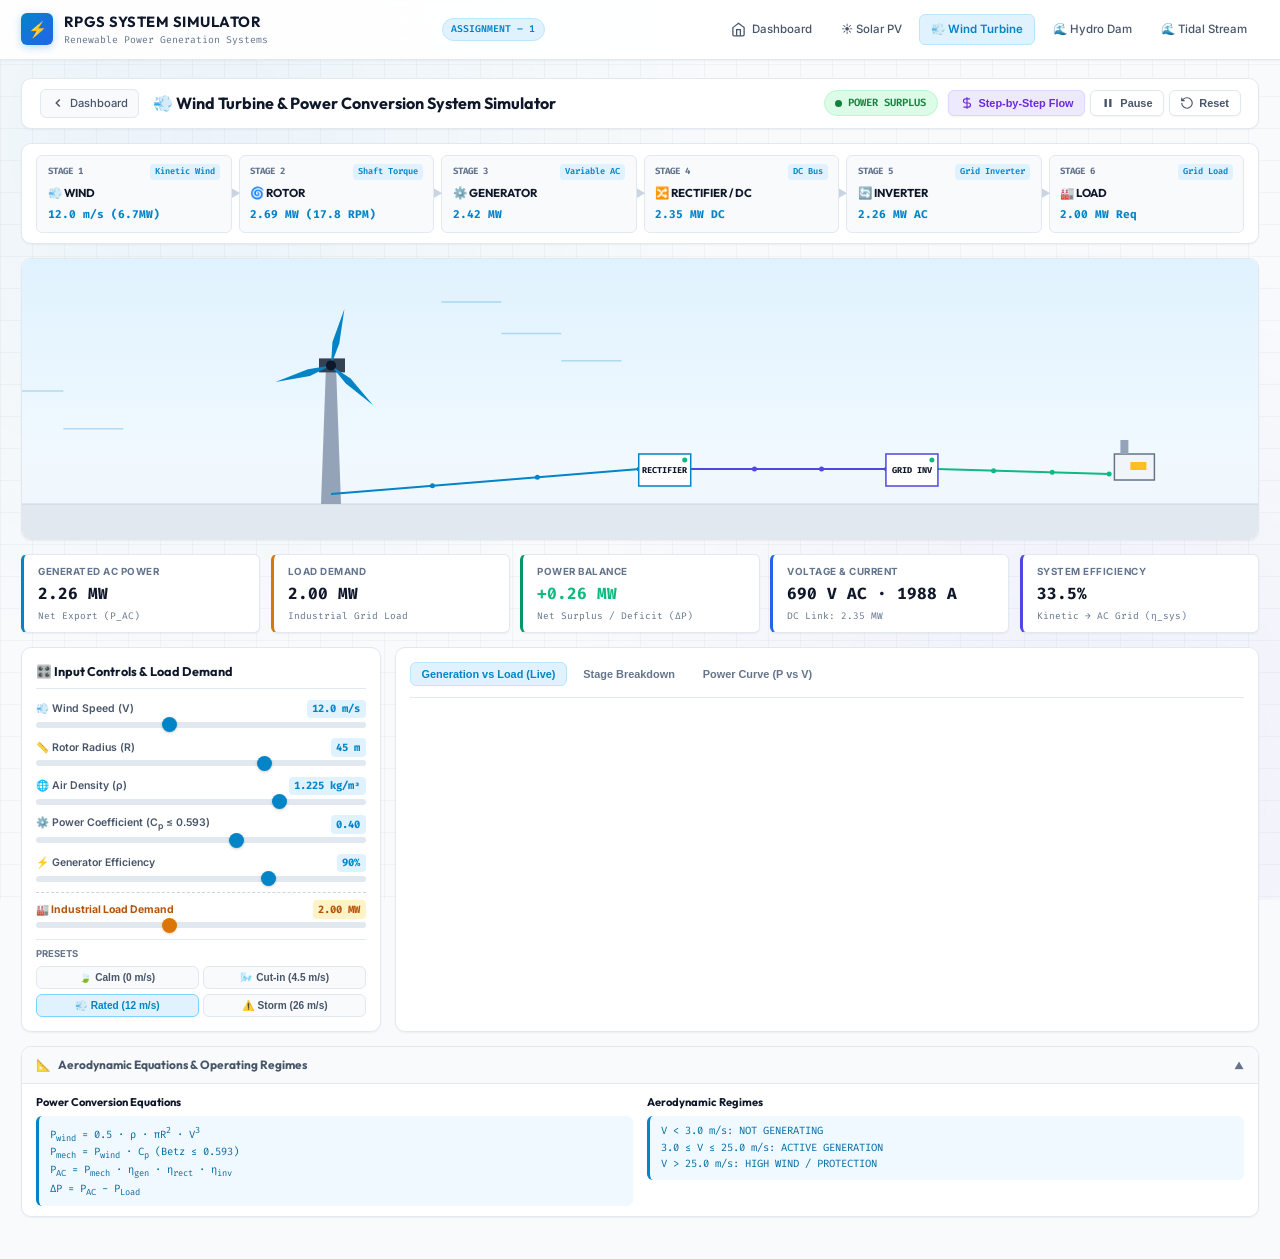
<file: wind.html>
<!DOCTYPE html>
<html lang="en">
<head>
  <meta charset="UTF-8">
  <meta name="viewport" content="width=device-width, initial-scale=1.0">
  <title>Wind Turbine Energy System Simulator | RPGS Assignment – 1</title>
  <meta name="description" content="Interactive Wind Turbine Aerodynamics & Power Conversion System Simulator. Energy chain: Wind to Rotor to Shaft to Generator to Rectifier to Inverter to Load.">
  
  <!-- Google Fonts -->
  <link rel="preconnect" href="https://fonts.googleapis.com">
  <link rel="preconnect" href="https://fonts.gstatic.com" crossorigin>
  <link href="https://fonts.googleapis.com/css2?family=Fira+Code:wght@400;500;600;700&family=Inter:wght@300;400;500;600;700;800&family=Outfit:wght@400;500;600;700;800&display=swap" rel="stylesheet">
  
  <!-- Stylesheets -->
  <link rel="stylesheet" href="css/global.css">
  <link rel="stylesheet" href="css/wind.css">
</head>
<body>

  <!-- Top Navigation Bar -->
  <header class="app-header">
    <a href="index.html" class="brand-container">
      <div class="brand-logo-badge">⚡</div>
      <div class="brand-text">
        <h1>RPGS SYSTEM SIMULATOR</h1>
        <span>Renewable Power Generation Systems</span>
      </div>
    </a>

    <div class="assignment-badge">ASSIGNMENT – 1</div>

    <nav class="nav-links">
      <a href="index.html" class="nav-btn">
        <svg width="15" height="15" viewBox="0 0 24 24" fill="none" stroke="currentColor" stroke-width="2"><path d="M3 9l9-7 9 7v11a2 2 0 0 1-2 2H5a2 2 0 0 1-2-2z"/><polyline points="9 22 9 12 15 12 15 22"/></svg>
        Dashboard
      </a>
      <a href="solar.html" class="nav-btn">☀️ Solar PV</a>
      <a href="wind.html" class="nav-btn active">💨 Wind Turbine</a>
      <a href="hydro.html" class="nav-btn">🌊 Hydro Dam</a>
      <a href="tidal.html" class="nav-btn">🌊 Tidal Stream</a>
    </nav>
  </header>

  <!-- Main Simulator Container -->
  <main class="view-container">

    <section class="view-section active simulator-view wind-theme">
      
      <!-- Streamlined Header -->
      <div class="sim-header">
        <div class="sim-header-left">
          <a href="index.html" class="back-btn" style="text-decoration: none;">
            <svg width="14" height="14" viewBox="0 0 24 24" fill="none" stroke="currentColor" stroke-width="2.5"><polyline points="15 18 9 12 15 6"></polyline></svg>
            Dashboard
          </a>
          <div class="sim-title-group">
            <h2>💨 Wind Turbine &amp; Power Conversion System Simulator</h2>
          </div>
        </div>
        <div class="sim-header-actions">
          <div id="wind-status-pill" class="status-pill generating">
            <span class="status-dot"></span>
            <span id="wind-status-text">GENERATING</span>
          </div>
          <div class="btn-group">
            <button id="wind-btn-step" class="btn-ctrl btn-step">
              <svg width="14" height="14" viewBox="0 0 24 24" fill="none" stroke="currentColor" stroke-width="2"><path d="M12 2v20M17 5H9.5a3.5 3.5 0 0 0 0 7h5a3.5 3.5 0 0 1 0 7H6"/></svg>
              Step-by-Step Flow
            </button>
            <button id="wind-btn-pause" class="btn-ctrl btn-pause">
              <svg width="14" height="14" viewBox="0 0 24 24" fill="currentColor"><path d="M6 19h4V5H6v14zm8-14v14h4V5h-4z"/></svg>
              Pause
            </button>
            <button id="wind-btn-reset" class="btn-ctrl btn-reset">
              <svg width="14" height="14" viewBox="0 0 24 24" fill="none" stroke="currentColor" stroke-width="2"><path d="M3 12a9 9 0 1 0 9-9 9.75 9.75 0 0 0-6.74 2.74L3 8"/><path d="M3 3v5h5"/></svg>
              Reset
            </button>
          </div>
        </div>
      </div>

      <!-- Step-by-Step Walkthrough HUD -->
      <div id="wind-step-hud" class="step-walkthrough-hud">
        <div class="step-hud-info">
          <div id="wind-step-hud-title" class="step-hud-title">STEP 1: ENERGY SOURCE (WIND)</div>
          <div id="wind-step-hud-desc" class="step-hud-desc">Atmospheric kinetic airflow strikes rotor area. Power scales with the cube of wind velocity: P = 0.5·ρ·A·V³.</div>
        </div>
        <div class="step-hud-controls">
          <button id="wind-step-prev" class="btn-step-nav">◀ Prev</button>
          <button id="wind-step-next" class="btn-step-nav">Next ▶</button>
          <button id="wind-step-exit" class="btn-step-nav" style="color: #ef4444;">Exit</button>
        </div>
      </div>

      <!-- PROCESS FLOW DIAGRAM: 6 STAGES -->
      <div class="system-flow-card">
        <div class="process-chain-container">
          
          <!-- Stage 1: Wind -->
          <div class="process-stage-block" data-wind-component="wind-source" data-wind-step="1">
            <div style="display:flex; justify-content:space-between; align-items:center;">
              <span class="stage-step-num">STAGE 1</span>
              <span class="stage-energy-badge">Kinetic Wind</span>
            </div>
            <div class="stage-name">💨 WIND</div>
            <div class="stage-metric-box">
              <span class="stage-metric-val" id="stage-wind-source-val">12.0 m/s (6.7MW)</span>
            </div>
            <span class="stage-arrow-connector">▶</span>
          </div>

          <!-- Stage 2: Rotor -->
          <div class="process-stage-block" data-wind-component="wind-rotor" data-wind-step="2">
            <div style="display:flex; justify-content:space-between; align-items:center;">
              <span class="stage-step-num">STAGE 2</span>
              <span class="stage-energy-badge">Shaft Torque</span>
            </div>
            <div class="stage-name">🌀 ROTOR</div>
            <div class="stage-metric-box">
              <span class="stage-metric-val" id="stage-wind-rotor-val">2.69 MW (17.8 RPM)</span>
            </div>
            <span class="stage-arrow-connector">▶</span>
          </div>

          <!-- Stage 3: Generator -->
          <div class="process-stage-block" data-wind-component="wind-generator" data-wind-step="3">
            <div style="display:flex; justify-content:space-between; align-items:center;">
              <span class="stage-step-num">STAGE 3</span>
              <span class="stage-energy-badge">Variable AC</span>
            </div>
            <div class="stage-name">⚙️ GENERATOR</div>
            <div class="stage-metric-box">
              <span class="stage-metric-val" id="stage-wind-gen-val">2.42 MW</span>
            </div>
            <span class="stage-arrow-connector">▶</span>
          </div>

          <!-- Stage 4: Rectifier & DC Link -->
          <div class="process-stage-block" data-wind-component="wind-rectifier" data-wind-step="4">
            <div style="display:flex; justify-content:space-between; align-items:center;">
              <span class="stage-step-num">STAGE 4</span>
              <span class="stage-energy-badge">DC Bus</span>
            </div>
            <div class="stage-name">🔀 RECTIFIER / DC</div>
            <div class="stage-metric-box">
              <span class="stage-metric-val" id="stage-wind-rect-val">2.35 MW DC</span>
            </div>
            <span class="stage-arrow-connector">▶</span>
          </div>

          <!-- Stage 5: Inverter -->
          <div class="process-stage-block" data-wind-component="wind-inverter" data-wind-step="5">
            <div style="display:flex; justify-content:space-between; align-items:center;">
              <span class="stage-step-num">STAGE 5</span>
              <span class="stage-energy-badge">Grid Inverter</span>
            </div>
            <div class="stage-name">🔄 INVERTER</div>
            <div class="stage-metric-box">
              <span class="stage-metric-val" id="stage-wind-inv-val">2.26 MW AC</span>
            </div>
            <span class="stage-arrow-connector">▶</span>
          </div>

          <!-- Stage 6: Load -->
          <div class="process-stage-block" data-wind-component="wind-load" data-wind-step="6">
            <div style="display:flex; justify-content:space-between; align-items:center;">
              <span class="stage-step-num">STAGE 6</span>
              <span class="stage-energy-badge">Grid Load</span>
            </div>
            <div class="stage-name">🏭 LOAD</div>
            <div class="stage-metric-box">
              <span class="stage-metric-val" id="stage-wind-load-val">2.00 MW Req</span>
            </div>
          </div>

        </div>
      </div>

      <!-- Animation Stage -->
      <div class="animation-stage-card">
        <div class="canvas-container">
          <canvas id="wind-canvas"></canvas>
        </div>
      </div>

      <!-- Consolidated Live Electrical Metrics Bar -->
      <div class="live-metrics-bar">
        <div class="metric-pill-card card-power">
          <span class="metric-pill-label">Generated AC Power</span>
          <span id="wind-out-acpower" class="metric-pill-val">2.26 MW</span>
          <span class="metric-pill-sub">Net Export (P_AC)</span>
        </div>

        <div class="metric-pill-card card-demand">
          <span class="metric-pill-label">Load Demand</span>
          <span id="wind-out-demand" class="metric-pill-val">2.00 MW</span>
          <span class="metric-pill-sub">Industrial Grid Load</span>
        </div>

        <div class="metric-pill-card card-balance">
          <span class="metric-pill-label">Power Balance</span>
          <span id="wind-out-balance" class="metric-pill-val">+0.26 MW</span>
          <span class="metric-pill-sub">Net Surplus / Deficit (ΔP)</span>
        </div>

        <div class="metric-pill-card card-secondary">
          <span class="metric-pill-label">Voltage &amp; Current</span>
          <span class="metric-pill-val"><span id="wind-sub-voltage">690 V</span> · <span id="wind-sub-current">1990 A</span></span>
          <span class="metric-pill-sub">DC Link: <span id="wind-sub-dclink">2.35 MW</span></span>
        </div>

        <div class="metric-pill-card card-eff">
          <span class="metric-pill-label">System Efficiency</span>
          <span id="wind-out-eff" class="metric-pill-val">33.6%</span>
          <span class="metric-pill-sub">Kinetic → AC Grid (η_sys)</span>
        </div>
      </div>

      <!-- Controls & Real-Time Telemetry Grid -->
      <div class="sim-controls-telemetry-grid">
        
        <!-- Controls Panel -->
        <div class="control-panel-card">
          <div class="panel-header">
            <h3 class="panel-title">🎛️ Input Controls &amp; Load Demand</h3>
          </div>

          <!-- Slider: Wind Speed -->
          <div class="slider-group">
            <div class="slider-label-row">
              <span class="slider-name">💨 Wind Speed (V)</span>
              <span id="wind-val-windSpeed" class="slider-val-badge">12.0 m/s</span>
            </div>
            <input type="range" id="wind-windSpeed" min="0" max="30" step="0.5" value="12">
          </div>

          <!-- Slider: Rotor Radius -->
          <div class="slider-group">
            <div class="slider-label-row">
              <span class="slider-name">📏 Rotor Radius (R)</span>
              <span id="wind-val-rotorRadius" class="slider-val-badge">45 m</span>
            </div>
            <input type="range" id="wind-rotorRadius" min="10" max="60" step="1" value="45">
          </div>

          <!-- Slider: Air Density -->
          <div class="slider-group">
            <div class="slider-label-row">
              <span class="slider-name">🌐 Air Density (ρ)</span>
              <span id="wind-val-airDensity" class="slider-val-badge">1.225 kg/m³</span>
            </div>
            <input type="range" id="wind-airDensity" min="1.0" max="1.3" step="0.005" value="1.225">
          </div>

          <!-- Slider: Power Coefficient Cp -->
          <div class="slider-group">
            <div class="slider-label-row">
              <span class="slider-name">⚙️ Power Coefficient (C<sub>p</sub> ≤ 0.593)</span>
              <span id="wind-val-cp" class="slider-val-badge">0.40</span>
            </div>
            <input type="range" id="wind-cp" min="0.1" max="0.59" step="0.01" value="0.40">
          </div>

          <!-- Slider: Generator Efficiency -->
          <div class="slider-group">
            <div class="slider-label-row">
              <span class="slider-name">⚡ Generator Efficiency</span>
              <span id="wind-val-genEfficiency" class="slider-val-badge">90%</span>
            </div>
            <input type="range" id="wind-genEfficiency" min="0.70" max="0.98" step="0.01" value="0.90">
          </div>

          <!-- Slider: Load Demand -->
          <div class="slider-group load-slider-group">
            <div class="slider-label-row">
              <span class="slider-name">🏭 Industrial Load Demand</span>
              <span id="wind-val-loadDemandMW" class="slider-val-badge">2.00 MW</span>
            </div>
            <input type="range" id="wind-loadDemandMW" min="0" max="5.0" step="0.1" value="2.0">
          </div>

          <!-- Presets -->
          <div class="presets-container">
            <span class="presets-label">Presets</span>
            <div class="preset-buttons-row">
              <button id="preset-wind-calm" class="preset-btn wind-preset-btn">🍃 Calm (0 m/s)</button>
              <button id="preset-wind-cutin" class="preset-btn wind-preset-btn">🌬️ Cut-in (4.5 m/s)</button>
              <button id="preset-wind-rated" class="preset-btn wind-preset-btn active">💨 Rated (12 m/s)</button>
              <button id="preset-wind-storm" class="preset-btn wind-preset-btn">⚠️ Storm (26 m/s)</button>
            </div>
          </div>
        </div>

        <!-- Telemetry Card -->
        <div class="telemetry-card">
          <div class="graph-tab-bar">
            <button class="graph-tab-btn wind-graph-tab active" data-graph="load-telemetry">Generation vs Load (Live)</button>
            <button class="graph-tab-btn wind-graph-tab" data-graph="stage-flow">Stage Breakdown</button>
            <button class="graph-tab-btn wind-graph-tab" data-graph="power-curve">Power Curve (P vs V)</button>
          </div>

          <div class="graph-canvas-box">
            <canvas id="wind-graph-canvas"></canvas>
          </div>
        </div>

      </div>

      <!-- Concise Formulas Accordion -->
      <div class="details-accordion-card open">
        <div class="accordion-header">
          <div class="accordion-title">
            <span>📐</span> Aerodynamic Equations &amp; Operating Regimes
          </div>
          <div class="accordion-icon">▼</div>
        </div>
        <div class="accordion-content">
          <div class="formula-grid">
            <div class="formula-box">
              <h4>Power Conversion Equations</h4>
              <div class="math-display">
                P<sub>wind</sub> = 0.5 · ρ · πR<sup>2</sup> · V<sup>3</sup><br>
                P<sub>mech</sub> = P<sub>wind</sub> · C<sub>p</sub> (Betz ≤ 0.593)<br>
                P<sub>AC</sub> = P<sub>mech</sub> · η<sub>gen</sub> · η<sub>rect</sub> · η<sub>inv</sub><br>
                ΔP = P<sub>AC</sub> - P<sub>Load</sub>
              </div>
            </div>

            <div class="formula-box">
              <h4>Aerodynamic Regimes</h4>
              <div class="math-display">
                V &lt; 3.0 m/s: NOT GENERATING<br>
                3.0 ≤ V ≤ 25.0 m/s: ACTIVE GENERATION<br>
                V &gt; 25.0 m/s: HIGH WIND / PROTECTION
              </div>
            </div>
          </div>
        </div>
      </div>

    </section>

  </main>

  <!-- Component Inspector Modal -->
  <div id="component-modal" class="component-modal-backdrop">
    <div class="component-modal-card">
      <button id="modal-close-btn" class="modal-close-btn">✕</button>
      <div class="modal-header">
        <div class="modal-icon" id="modal-comp-icon">⚡</div>
        <div class="modal-title-group">
          <h3 id="modal-comp-name">Component Name</h3>
          <span id="modal-comp-category">Power Subsystem</span>
        </div>
      </div>
      <div class="modal-body">
        <p id="modal-comp-desc">Functional description.</p>
        <div class="modal-grid-specs">
          <div class="spec-entry">
            <span class="spec-entry-label">Input Energy Form:</span>
            <span class="spec-entry-val" id="modal-comp-input">Input Energy</span>
          </div>
          <div class="spec-entry">
            <span class="spec-entry-label">Output Energy Form:</span>
            <span class="spec-entry-val" id="modal-comp-output">Output Energy</span>
          </div>
          <div class="spec-entry">
            <span class="spec-entry-label">Typical Efficiency:</span>
            <span class="spec-entry-val" id="modal-comp-efficiency">95%</span>
          </div>
          <div class="spec-entry">
            <span class="spec-entry-label">Governing Principle:</span>
            <span class="spec-entry-val" id="modal-comp-principles">Physical model</span>
          </div>
        </div>
      </div>
    </div>
  </div>

  <!-- Scripts -->
  <script src="js/electricalModel.js"></script>
  <script src="js/charts.js"></script>
  <script src="js/animations.js"></script>
  <script src="js/wind.js"></script>
  <script src="js/app.js"></script>
</body>
</html>
</file>
<file: css/global.css>
/* ==========================================================================
   RPGS SIMULATION SUITE - STREAMLINED GLOBAL DESIGN SYSTEM (LIGHT THEME)
   Modern, Crisp, High-Contrast Scientific Engineering Workspace
   ========================================================================== */

:root {
  /* Color Palette - Clean Light Surfaces */
  --bg-base: #f8fafc;
  --bg-surface: #ffffff;
  --bg-surface-elevated: #f1f5f9;
  --bg-card: #ffffff;
  --bg-card-hover: #f8fafc;
  
  /* Borders & Dividers */
  --border-subtle: #e2e8f0;
  --border-accent: rgba(2, 132, 199, 0.4);
  --border-glow: rgba(2, 132, 199, 0.25);

  /* High-Tech Accents tuned for Light Mode */
  --accent-cyan: #0284c7;
  --accent-blue: #2563eb;
  --accent-indigo: #4f46e5;
  --accent-solar: #d97706;
  --accent-wind: #0284c7;
  --accent-hydro: #0891b2;
  --accent-tidal: #4f46e5;
  --accent-success: #059669;
  --accent-warning: #d97706;
  --accent-danger: #dc2626;

  /* Typography */
  --text-primary: #0f172a;
  --text-secondary: #475569;
  --text-muted: #64748b;
  
  /* Fonts */
  --font-sans: 'Inter', -apple-system, BlinkMacSystemFont, sans-serif;
  --font-display: 'Outfit', sans-serif;
  --font-mono: 'Fira Code', monospace;

  /* Dimensions & Spacing */
  --header-height: 60px;
  --radius-sm: 6px;
  --radius-md: 10px;
  --radius-lg: 14px;

  /* Shadows */
  --shadow-sm: 0 1px 2px 0 rgba(0, 0, 0, 0.05);
  --shadow-md: 0 4px 6px -1px rgba(0, 0, 0, 0.07), 0 2px 4px -2px rgba(0, 0, 0, 0.05);
  --shadow-lg: 0 10px 15px -3px rgba(0, 0, 0, 0.08), 0 4px 6px -4px rgba(0, 0, 0, 0.04);
}

/* Reset & Base Setup */
*, *::before, *::after {
  box-sizing: border-box;
  margin: 0;
  padding: 0;
}

html, body {
  width: 100%;
  min-height: 100vh;
  background-color: var(--bg-base);
  color: var(--text-primary);
  font-family: var(--font-sans);
  font-size: 14px;
  line-height: 1.5;
  -webkit-font-smoothing: antialiased;
  overflow-x: hidden;
}

/* Background Subtle Grid Pattern */
body::before {
  content: '';
  position: fixed;
  top: 0;
  left: 0;
  right: 0;
  bottom: 0;
  background-image: 
    radial-gradient(circle at 15% 15%, rgba(2, 132, 199, 0.05) 0%, transparent 40%),
    radial-gradient(circle at 85% 85%, rgba(79, 70, 229, 0.05) 0%, transparent 40%),
    linear-gradient(to right, rgba(0, 0, 0, 0.03) 1px, transparent 1px),
    linear-gradient(to bottom, rgba(0, 0, 0, 0.03) 1px, transparent 1px);
  background-size: 100% 100%, 100% 100%, 32px 32px, 32px 32px;
  pointer-events: none;
  z-index: 0;
}

/* App Header */
.app-header {
  position: sticky;
  top: 0;
  z-index: 100;
  display: flex;
  align-items: center;
  justify-content: space-between;
  height: var(--header-height);
  padding: 0 1.5rem;
  background: rgba(255, 255, 255, 0.9);
  backdrop-filter: blur(12px);
  -webkit-backdrop-filter: blur(12px);
  border-bottom: 1px solid var(--border-subtle);
  box-shadow: var(--shadow-sm);
}

.brand-container {
  display: flex;
  align-items: center;
  gap: 0.75rem;
  text-decoration: none;
  color: inherit;
}

.brand-logo-badge {
  display: flex;
  align-items: center;
  justify-content: center;
  width: 32px;
  height: 32px;
  border-radius: var(--radius-sm);
  background: linear-gradient(135deg, #0284c7, #2563eb);
  color: #ffffff;
  font-size: 1.1rem;
  font-weight: 800;
  box-shadow: 0 2px 8px rgba(2, 132, 199, 0.3);
}

.brand-text h1 {
  font-family: var(--font-display);
  font-size: 1.05rem;
  font-weight: 700;
  letter-spacing: 0.5px;
  color: var(--text-primary);
}

.brand-text span {
  display: block;
  font-size: 0.7rem;
  color: var(--text-muted);
  font-family: var(--font-mono);
}

.assignment-badge {
  display: inline-flex;
  align-items: center;
  padding: 0.2rem 0.6rem;
  background: #e0f2fe;
  border: 1px solid #bae6fd;
  border-radius: 9999px;
  font-size: 0.7rem;
  font-weight: 600;
  color: #0284c7;
  font-family: var(--font-mono);
}

/* Nav Links */
.nav-links {
  display: flex;
  align-items: center;
  gap: 0.35rem;
}

.nav-btn {
  display: inline-flex;
  align-items: center;
  gap: 0.4rem;
  padding: 0.4rem 0.8rem;
  border-radius: var(--radius-sm);
  background: transparent;
  border: 1px solid transparent;
  color: var(--text-secondary);
  font-size: 0.82rem;
  font-weight: 500;
  cursor: pointer;
  text-decoration: none;
  transition: all 0.2s ease;
}

.nav-btn:hover {
  background: #f1f5f9;
  color: var(--text-primary);
}

.nav-btn.active {
  background: #e0f2fe;
  border-color: #bae6fd;
  color: #0284c7;
  font-weight: 600;
}

/* Main Container */
.view-container {
  position: relative;
  z-index: 1;
  max-width: 1400px;
  margin: 0 auto;
  padding: 1.25rem 1.5rem 3rem;
}

/* Simulator View Layout */
.simulator-view {
  display: flex;
  flex-direction: column;
  gap: 1rem;
}

/* Header & Controls Bar */
.sim-header {
  display: flex;
  align-items: center;
  justify-content: space-between;
  padding: 0.75rem 1.25rem;
  background: var(--bg-surface);
  border: 1px solid var(--border-subtle);
  border-radius: var(--radius-md);
  box-shadow: var(--shadow-sm);
}

.sim-header-left {
  display: flex;
  align-items: center;
  gap: 1rem;
}

.back-btn {
  display: inline-flex;
  align-items: center;
  gap: 0.35rem;
  padding: 0.35rem 0.75rem;
  background: #f8fafc;
  border: 1px solid var(--border-subtle);
  border-radius: var(--radius-sm);
  color: var(--text-secondary);
  font-size: 0.8rem;
  font-weight: 500;
  cursor: pointer;
  transition: all 0.2s ease;
}

.back-btn:hover {
  background: #e2e8f0;
  color: var(--text-primary);
}

.sim-title-group h2 {
  font-family: var(--font-display);
  font-size: 1.15rem;
  font-weight: 700;
  color: var(--text-primary);
}

.sim-header-actions {
  display: flex;
  align-items: center;
  gap: 0.75rem;
}

/* Status Pill */
.status-pill {
  display: inline-flex;
  align-items: center;
  gap: 0.4rem;
  padding: 0.3rem 0.75rem;
  border-radius: 9999px;
  font-size: 0.75rem;
  font-weight: 600;
  font-family: var(--font-mono);
  text-transform: uppercase;
}

.status-dot {
  width: 7px;
  height: 7px;
  border-radius: 50%;
  background: currentColor;
}

.status-pill.generating, .status-pill.surplus {
  background: #dcfce7;
  border: 1px solid #bbf7d0;
  color: #15803d;
}

.status-pill.deficit {
  background: #fef3c7;
  border: 1px solid #fde68a;
  color: #b45309;
}

.status-pill.danger {
  background: #fee2e2;
  border: 1px solid #fecaca;
  color: #b91c1c;
}

/* Buttons */
.btn-group {
  display: flex;
  align-items: center;
  gap: 0.35rem;
}

.btn-ctrl {
  display: inline-flex;
  align-items: center;
  gap: 0.35rem;
  padding: 0.35rem 0.75rem;
  border-radius: var(--radius-sm);
  background: #ffffff;
  border: 1px solid var(--border-subtle);
  color: var(--text-secondary);
  font-size: 0.78rem;
  font-weight: 600;
  cursor: pointer;
  box-shadow: var(--shadow-sm);
  transition: all 0.2s ease;
}

.btn-ctrl:hover {
  background: #f1f5f9;
  color: var(--text-primary);
}

.btn-ctrl.btn-step {
  background: #ede9fe;
  border-color: #ddd6fe;
  color: #6d28d9;
}

.btn-ctrl.btn-step:hover, .btn-ctrl.btn-step.active {
  background: #6d28d9;
  color: #ffffff;
}

.btn-ctrl.btn-pause.is-paused {
  background: #fef3c7;
  border-color: #fde68a;
  color: #b45309;
}

/* Step-by-Step Walkthrough HUD */
.step-walkthrough-hud {
  display: none;
  align-items: center;
  justify-content: space-between;
  padding: 0.75rem 1.25rem;
  background: linear-gradient(90deg, #ede9fe, #e0f2fe);
  border: 1px solid #c7d2fe;
  border-radius: var(--radius-md);
  box-shadow: var(--shadow-sm);
  animation: fadeIn 0.3s ease;
}

.step-walkthrough-hud.active {
  display: flex;
}

.step-hud-info {
  display: flex;
  flex-direction: column;
  gap: 0.15rem;
}

.step-hud-title {
  font-family: var(--font-display);
  font-size: 0.95rem;
  font-weight: 700;
  color: #4338ca;
  letter-spacing: 0.5px;
}

.step-hud-desc {
  font-size: 0.8rem;
  color: var(--text-secondary);
}

.step-hud-controls {
  display: flex;
  align-items: center;
  gap: 0.4rem;
}

.btn-step-nav {
  padding: 0.3rem 0.7rem;
  background: #ffffff;
  border: 1px solid #c7d2fe;
  border-radius: var(--radius-sm);
  color: #4338ca;
  font-size: 0.75rem;
  font-weight: 600;
  cursor: pointer;
  box-shadow: var(--shadow-sm);
  transition: all 0.2s ease;
}

.btn-step-nav:hover {
  background: #4338ca;
  color: #ffffff;
}

/* PROCESS FLOW DIAGRAM: 6 STAGES */
.system-flow-card {
  padding: 0.75rem 1rem;
  background: var(--bg-surface);
  border: 1px solid var(--border-subtle);
  border-radius: var(--radius-md);
  box-shadow: var(--shadow-sm);
}

.process-chain-container {
  display: grid;
  grid-template-columns: repeat(6, 1fr);
  gap: 0.5rem;
  position: relative;
}

.process-stage-block {
  position: relative;
  display: flex;
  flex-direction: column;
  gap: 0.35rem;
  padding: 0.6rem 0.75rem;
  background: #f8fafc;
  border: 1px solid #e2e8f0;
  border-radius: var(--radius-sm);
  cursor: pointer;
  transition: all 0.2s ease;
}

.process-stage-block:hover {
  background: #e0f2fe;
  border-color: #7dd3fc;
  transform: translateY(-1px);
}

.process-stage-block.step-highlighted {
  border-color: #0284c7;
  background: #e0f2fe;
  box-shadow: 0 0 10px rgba(2, 132, 199, 0.25);
}

.stage-step-num {
  font-size: 0.65rem;
  font-weight: 700;
  font-family: var(--font-mono);
  color: var(--text-muted);
}

.stage-energy-badge {
  font-size: 0.62rem;
  font-weight: 600;
  color: #0284c7;
  font-family: var(--font-mono);
  background: #e0f2fe;
  padding: 0.1rem 0.35rem;
  border-radius: 4px;
}

.stage-name {
  font-family: var(--font-display);
  font-size: 0.82rem;
  font-weight: 700;
  color: var(--text-primary);
}

.stage-metric-box {
  display: flex;
  align-items: baseline;
}

.stage-metric-val {
  font-family: var(--font-mono);
  font-size: 0.8rem;
  font-weight: 700;
  color: #0284c7;
}

.stage-arrow-connector {
  position: absolute;
  right: -10px;
  top: 50%;
  transform: translateY(-50%);
  color: #cbd5e1;
  font-size: 0.75rem;
  z-index: 2;
  pointer-events: none;
}

/* ANIMATION STAGE */
.animation-stage-card {
  position: relative;
  background: #ffffff;
  border: 1px solid var(--border-subtle);
  border-radius: var(--radius-md);
  overflow: hidden;
  box-shadow: var(--shadow-sm);
}

.canvas-container {
  position: relative;
  width: 100%;
  height: 280px;
}

.canvas-container canvas {
  width: 100%;
  height: 100%;
  display: block;
}

/* CONSOLIDATED LIVE METRICS BAR */
.live-metrics-bar {
  display: grid;
  grid-template-columns: repeat(5, 1fr);
  gap: 0.75rem;
}

.metric-pill-card {
  display: flex;
  flex-direction: column;
  gap: 0.2rem;
  padding: 0.65rem 1rem;
  background: var(--bg-surface);
  border: 1px solid var(--border-subtle);
  border-radius: var(--radius-sm);
  box-shadow: var(--shadow-sm);
}

.metric-pill-card.card-power {
  border-left: 3px solid #0284c7;
}

.metric-pill-card.card-demand {
  border-left: 3px solid #d97706;
}

.metric-pill-card.card-balance {
  border-left: 3px solid #059669;
}

.metric-pill-card.card-secondary {
  border-left: 3px solid #2563eb;
}

.metric-pill-card.card-eff {
  border-left: 3px solid #4f46e5;
}

.metric-pill-label {
  font-size: 0.7rem;
  font-weight: 700;
  color: var(--text-muted);
  text-transform: uppercase;
  letter-spacing: 0.5px;
}

.metric-pill-val {
  font-family: var(--font-mono);
  font-size: 1.15rem;
  font-weight: 800;
  color: var(--text-primary);
}

.metric-pill-sub {
  font-size: 0.68rem;
  color: var(--text-muted);
  font-family: var(--font-mono);
}

/* 2-COLUMN GRID: CONTROLS & TELEMETRY */
.sim-controls-telemetry-grid {
  display: grid;
  grid-template-columns: 360px 1fr;
  gap: 1rem;
}

/* Control Panel */
.control-panel-card {
  display: flex;
  flex-direction: column;
  gap: 0.75rem;
  padding: 1rem;
  background: var(--bg-surface);
  border: 1px solid var(--border-subtle);
  border-radius: var(--radius-md);
  box-shadow: var(--shadow-sm);
}

.panel-header {
  display: flex;
  align-items: center;
  justify-content: space-between;
  padding-bottom: 0.5rem;
  border-bottom: 1px solid var(--border-subtle);
}

.panel-title {
  font-family: var(--font-display);
  font-size: 0.9rem;
  font-weight: 700;
  color: var(--text-primary);
}

/* Sliders */
.slider-group {
  display: flex;
  flex-direction: column;
  gap: 0.25rem;
}

.slider-label-row {
  display: flex;
  align-items: center;
  justify-content: space-between;
}

.slider-name {
  font-size: 0.75rem;
  font-weight: 600;
  color: var(--text-secondary);
}

.slider-val-badge {
  font-family: var(--font-mono);
  font-size: 0.75rem;
  font-weight: 700;
  color: #0284c7;
  background: #e0f2fe;
  padding: 0.1rem 0.4rem;
  border-radius: 4px;
}

.load-slider-group {
  padding-top: 0.5rem;
  border-top: 1px dashed #cbd5e1;
}

.load-slider-group .slider-name {
  color: #b45309;
  font-weight: 700;
}

.load-slider-group .slider-val-badge {
  color: #b45309;
  background: #fef3c7;
}

input[type="range"] {
  -webkit-appearance: none;
  appearance: none;
  width: 100%;
  height: 6px;
  background: #e2e8f0;
  border-radius: 9999px;
  outline: none;
}

input[type="range"]::-webkit-slider-thumb {
  -webkit-appearance: none;
  appearance: none;
  width: 15px;
  height: 15px;
  border-radius: 50%;
  background: #0284c7;
  cursor: pointer;
  box-shadow: 0 1px 3px rgba(0, 0, 0, 0.2);
  transition: transform 0.15s ease;
}

input[type="range"]::-webkit-slider-thumb:hover {
  transform: scale(1.2);
}

.load-slider-group input[type="range"]::-webkit-slider-thumb {
  background: #d97706;
  box-shadow: 0 1px 3px rgba(217, 119, 6, 0.3);
}

/* Presets */
.presets-container {
  display: flex;
  flex-direction: column;
  gap: 0.35rem;
  padding-top: 0.5rem;
  border-top: 1px solid var(--border-subtle);
}

.presets-label {
  font-size: 0.68rem;
  font-weight: 700;
  color: var(--text-muted);
  text-transform: uppercase;
}

.preset-buttons-row {
  display: grid;
  grid-template-columns: 1fr 1fr;
  gap: 0.35rem;
}

.preset-btn {
  padding: 0.35rem 0.5rem;
  background: #f8fafc;
  border: 1px solid var(--border-subtle);
  border-radius: var(--radius-sm);
  color: var(--text-secondary);
  font-size: 0.72rem;
  font-weight: 600;
  cursor: pointer;
  transition: all 0.2s ease;
  text-align: center;
}

.preset-btn:hover {
  background: #f1f5f9;
  color: var(--text-primary);
}

.preset-btn.active {
  background: #e0f2fe;
  border-color: #7dd3fc;
  color: #0284c7;
}

/* Telemetry Card */
.telemetry-card {
  display: flex;
  flex-direction: column;
  padding: 1rem;
  background: var(--bg-surface);
  border: 1px solid var(--border-subtle);
  border-radius: var(--radius-md);
  box-shadow: var(--shadow-sm);
}

.graph-tab-bar {
  display: flex;
  gap: 0.35rem;
  padding-bottom: 0.75rem;
  border-bottom: 1px solid var(--border-subtle);
}

.graph-tab-btn {
  padding: 0.35rem 0.75rem;
  background: transparent;
  border: 1px solid transparent;
  border-radius: var(--radius-sm);
  color: var(--text-muted);
  font-size: 0.78rem;
  font-weight: 600;
  cursor: pointer;
  transition: all 0.2s ease;
}

.graph-tab-btn:hover {
  color: var(--text-primary);
  background: #f1f5f9;
}

.graph-tab-btn.active {
  background: #e0f2fe;
  border-color: #bae6fd;
  color: #0284c7;
}

.graph-canvas-box {
  position: relative;
  width: 100%;
  height: 240px;
  margin-top: 0.75rem;
}

.graph-canvas-box canvas {
  width: 100%;
  height: 100%;
  display: block;
}

/* Formulas & Models Accordion */
.details-accordion-card {
  background: var(--bg-surface);
  border: 1px solid var(--border-subtle);
  border-radius: var(--radius-md);
  overflow: hidden;
  box-shadow: var(--shadow-sm);
}

.accordion-header {
  display: flex;
  align-items: center;
  justify-content: space-between;
  padding: 0.65rem 1rem;
  cursor: pointer;
  background: #f8fafc;
  transition: background 0.2s ease;
}

.accordion-header:hover {
  background: #f1f5f9;
}

.accordion-title {
  display: flex;
  align-items: center;
  gap: 0.5rem;
  font-family: var(--font-display);
  font-size: 0.85rem;
  font-weight: 700;
  color: var(--text-secondary);
}

.accordion-icon {
  font-size: 0.7rem;
  color: var(--text-muted);
  transition: transform 0.2s ease;
}

.details-accordion-card.open .accordion-icon {
  transform: rotate(180deg);
}

.accordion-content {
  display: none;
  padding: 0.75rem 1rem;
  border-top: 1px solid var(--border-subtle);
}

.details-accordion-card.open .accordion-content {
  display: block;
}

.formula-grid {
  display: grid;
  grid-template-columns: 1fr 1fr;
  gap: 1rem;
}

.formula-box h4 {
  font-family: var(--font-display);
  font-size: 0.8rem;
  font-weight: 700;
  color: var(--text-primary);
  margin-bottom: 0.35rem;
}

.math-display {
  font-family: var(--font-mono);
  font-size: 0.75rem;
  color: #0369a1;
  background: #f0f9ff;
  padding: 0.5rem 0.75rem;
  border-radius: var(--radius-sm);
  border-left: 3px solid #0284c7;
  line-height: 1.6;
}

/* Component Inspector Modal */
.component-modal-backdrop {
  position: fixed;
  top: 0;
  left: 0;
  right: 0;
  bottom: 0;
  background: rgba(15, 23, 42, 0.45);
  backdrop-filter: blur(6px);
  -webkit-backdrop-filter: blur(6px);
  display: none;
  align-items: center;
  justify-content: center;
  z-index: 1000;
}

.component-modal-backdrop.active {
  display: flex;
}

.component-modal-card {
  position: relative;
  width: 90%;
  max-width: 500px;
  background: #ffffff;
  border: 1px solid #cbd5e1;
  border-radius: var(--radius-lg);
  padding: 1.5rem;
  box-shadow: 0 20px 25px -5px rgba(0, 0, 0, 0.1), 0 8px 10px -6px rgba(0, 0, 0, 0.1);
  animation: popIn 0.25s ease-out;
}

.modal-close-btn {
  position: absolute;
  top: 1rem;
  right: 1rem;
  width: 28px;
  height: 28px;
  border-radius: 50%;
  background: #f1f5f9;
  border: 1px solid #e2e8f0;
  color: var(--text-secondary);
  cursor: pointer;
  display: flex;
  align-items: center;
  justify-content: center;
  font-size: 0.9rem;
}

.modal-close-btn:hover {
  background: #fee2e2;
  color: #dc2626;
}

.modal-header {
  display: flex;
  align-items: center;
  gap: 0.75rem;
  margin-bottom: 1rem;
}

.modal-icon {
  width: 40px;
  height: 40px;
  border-radius: var(--radius-sm);
  background: #e0f2fe;
  display: flex;
  align-items: center;
  justify-content: center;
  font-size: 1.3rem;
  color: #0284c7;
}

.modal-title-group h3 {
  font-family: var(--font-display);
  font-size: 1.1rem;
  color: var(--text-primary);
}

.modal-title-group span {
  font-size: 0.75rem;
  color: #0284c7;
  font-family: var(--font-mono);
}

.modal-body p {
  font-size: 0.85rem;
  color: var(--text-secondary);
  line-height: 1.5;
  margin-bottom: 1rem;
}

.modal-grid-specs {
  display: grid;
  grid-template-columns: 1fr 1fr;
  gap: 0.5rem;
}

.spec-entry {
  display: flex;
  flex-direction: column;
  gap: 0.1rem;
  padding: 0.5rem;
  background: #f8fafc;
  border: 1px solid #e2e8f0;
  border-radius: var(--radius-sm);
}

.spec-entry-label {
  font-size: 0.65rem;
  color: var(--text-muted);
  text-transform: uppercase;
}

.spec-entry-val {
  font-size: 0.8rem;
  font-weight: 700;
  color: #0284c7;
  font-family: var(--font-mono);
}

/* Animations */
@keyframes fadeIn {
  from { opacity: 0; transform: translateY(-4px); }
  to { opacity: 1; transform: translateY(0); }
}

@keyframes popIn {
  from { opacity: 0; transform: scale(0.95); }
  to { opacity: 1; transform: scale(1); }
}

/* Responsive */
@media (max-width: 1024px) {
  .sim-controls-telemetry-grid {
    grid-template-columns: 1fr;
  }
  .live-metrics-bar {
    grid-template-columns: repeat(3, 1fr);
  }
  .process-chain-container {
    grid-template-columns: repeat(3, 1fr);
  }
}
</file>
<file: css/dashboard.css>
/* ==========================================================================
   RPGS DASHBOARD CSS (LIGHT THEME)
   ========================================================================== */

.dashboard-hero {
  text-align: center;
  padding: 2.5rem 1rem 2rem;
  max-width: 860px;
  margin: 0 auto 1.75rem;
}

.hero-tag {
  display: inline-flex;
  align-items: center;
  gap: 0.5rem;
  padding: 0.35rem 0.85rem;
  background: #e0f2fe;
  border: 1px solid #bae6fd;
  border-radius: 9999px;
  font-size: 0.72rem;
  font-weight: 700;
  color: #0284c7;
  font-family: var(--font-mono);
  letter-spacing: 0.5px;
  margin-bottom: 1rem;
}

.hero-title {
  font-family: var(--font-display);
  font-size: 2.3rem;
  font-weight: 800;
  line-height: 1.2;
  color: var(--text-primary);
  margin-bottom: 0.85rem;
}

.gradient-text {
  background: linear-gradient(135deg, #0284c7 0%, #2563eb 50%, #4f46e5 100%);
  -webkit-background-clip: text;
  -webkit-text-fill-color: transparent;
}

.hero-subtitle {
  font-size: 0.95rem;
  color: var(--text-secondary);
  line-height: 1.6;
  max-width: 720px;
  margin: 0 auto 1.25rem;
}

.hero-meta-badges {
  display: flex;
  flex-wrap: wrap;
  align-items: center;
  justify-content: center;
  gap: 0.5rem;
}

.meta-pill {
  padding: 0.25rem 0.65rem;
  background: #f1f5f9;
  border: 1px solid #e2e8f0;
  border-radius: 9999px;
  font-size: 0.72rem;
  font-weight: 600;
  color: var(--text-secondary);
  font-family: var(--font-mono);
}

/* 4 Module Cards Grid */
.sim-cards-grid {
  display: grid;
  grid-template-columns: repeat(2, 1fr);
  gap: 1.25rem;
  margin-bottom: 2rem;
}

.sim-card {
  display: flex;
  flex-direction: column;
  justify-content: space-between;
  padding: 1.5rem;
  background: #ffffff;
  border: 1px solid #e2e8f0;
  border-radius: var(--radius-lg);
  box-shadow: var(--shadow-sm);
  transition: all 0.25s ease;
  position: relative;
  overflow: hidden;
}

.sim-card:hover {
  transform: translateY(-3px);
  border-color: #cbd5e1;
  box-shadow: var(--shadow-md);
}

.sim-card-top {
  display: flex;
  align-items: center;
  justify-content: space-between;
  margin-bottom: 1rem;
}

.sim-card-icon {
  width: 44px;
  height: 44px;
  border-radius: var(--radius-sm);
  background: #f1f5f9;
  display: flex;
  align-items: center;
  justify-content: center;
  font-size: 1.4rem;
}

.card-solar .sim-card-icon {
  background: #fef3c7;
  color: #d97706;
}

.card-wind .sim-card-icon {
  background: #e0f2fe;
  color: #0284c7;
}

.card-hydro .sim-card-icon {
  background: #cffafe;
  color: #0891b2;
}

.card-tidal .sim-card-icon {
  background: #ede9fe;
  color: #6d28d9;
}

.sim-card-badge {
  font-size: 0.68rem;
  font-weight: 700;
  font-family: var(--font-mono);
  padding: 0.2rem 0.55rem;
  border-radius: 4px;
}

.card-solar .sim-card-badge {
  background: #fef3c7;
  color: #b45309;
}

.card-wind .sim-card-badge {
  background: #e0f2fe;
  color: #0369a1;
}

.card-hydro .sim-card-badge {
  background: #cffafe;
  color: #0e7490;
}

.card-tidal .sim-card-badge {
  background: #ede9fe;
  color: #5b21b6;
}

.sim-card-body h3 {
  font-family: var(--font-display);
  font-size: 1.1rem;
  font-weight: 700;
  color: var(--text-primary);
  margin-bottom: 0.25rem;
}

.sim-card-subtitle {
  font-size: 0.75rem;
  font-weight: 600;
  color: #0284c7;
  font-family: var(--font-mono);
  margin-bottom: 0.65rem;
}

.sim-card-desc {
  font-size: 0.82rem;
  color: var(--text-secondary);
  line-height: 1.5;
  margin-bottom: 1rem;
}

.sim-card-features {
  display: flex;
  flex-wrap: wrap;
  gap: 0.35rem;
  margin-bottom: 1.25rem;
}

.feature-tag {
  padding: 0.15rem 0.45rem;
  background: #f8fafc;
  border: 1px solid #e2e8f0;
  border-radius: 4px;
  font-size: 0.7rem;
  font-weight: 500;
  color: var(--text-muted);
}

.sim-card-footer {
  display: flex;
  align-items: center;
  justify-content: space-between;
  padding-top: 0.85rem;
  border-top: 1px solid #f1f5f9;
}

.card-tech-info {
  font-family: var(--font-mono);
  font-size: 0.72rem;
  color: var(--text-muted);
}

.open-sim-btn {
  display: inline-flex;
  align-items: center;
  gap: 0.35rem;
  padding: 0.4rem 0.85rem;
  background: #0284c7;
  color: #ffffff;
  border: none;
  border-radius: var(--radius-sm);
  font-size: 0.78rem;
  font-weight: 600;
  cursor: pointer;
  box-shadow: 0 1px 3px rgba(2, 132, 199, 0.3);
  transition: all 0.2s ease;
}

.sim-card:hover .open-sim-btn {
  background: #0369a1;
  box-shadow: 0 2px 6px rgba(2, 132, 199, 0.4);
}

/* Dashboard Summary Section */
.dashboard-summary-section {
  padding: 1.25rem 1.5rem;
  background: #ffffff;
  border: 1px solid #e2e8f0;
  border-radius: var(--radius-md);
  box-shadow: var(--shadow-sm);
}

.summary-grid {
  display: grid;
  grid-template-columns: repeat(2, 1fr);
  gap: 1rem;
  margin-top: 1rem;
}

.summary-item {
  padding: 0.85rem;
  background: #f8fafc;
  border: 1px solid #e2e8f0;
  border-radius: var(--radius-sm);
}

.summary-item h4 {
  font-family: var(--font-display);
  font-size: 0.85rem;
  font-weight: 700;
  color: var(--text-primary);
  margin-bottom: 0.25rem;
}

.summary-item p {
  font-size: 0.78rem;
  color: var(--text-secondary);
  line-height: 1.45;
}

@media (max-width: 768px) {
  .sim-cards-grid, .summary-grid {
    grid-template-columns: 1fr;
  }
}
</file>
<file: css/hydro.css>
/* ==========================================================================
   HYDRO SIMULATOR SPECIFIC STYLES (LIGHT THEME)
   ========================================================================== */

.hydro-theme {
  --theme-accent: #0891b2;
  --theme-accent-glow: rgba(8, 145, 178, 0.25);
}

.hydro-pill-tag {
  background: #cffafe;
  border: 1px solid #a5f3fc;
  color: #0e7490;
  font-family: var(--font-mono);
  font-size: 0.72rem;
  padding: 3px 8px;
  border-radius: 4px;
}
</file>
<file: css/solar.css>
/* ==========================================================================
   SOLAR SIMULATOR SPECIFIC STYLES (LIGHT THEME)
   ========================================================================== */

.solar-theme {
  --theme-accent: #d97706;
  --theme-accent-glow: rgba(217, 119, 6, 0.25);
}

.solar-pill-tag {
  background: #fef3c7;
  border: 1px solid #fde68a;
  color: #b45309;
  font-family: var(--font-mono);
  font-size: 0.72rem;
  padding: 3px 8px;
  border-radius: 4px;
}
</file>
<file: css/tidal.css>
/* ==========================================================================
   TIDAL SIMULATOR SPECIFIC STYLES (LIGHT THEME)
   ========================================================================== */

.tidal-theme {
  --theme-accent: #6d28d9;
  --theme-accent-glow: rgba(109, 40, 217, 0.25);
}

.tidal-pill-tag {
  background: #ede9fe;
  border: 1px solid #ddd6fe;
  color: #5b21b6;
  font-family: var(--font-mono);
  font-size: 0.72rem;
  padding: 3px 8px;
  border-radius: 4px;
}
</file>
<file: css/wind.css>
/* ==========================================================================
   WIND SIMULATOR SPECIFIC STYLES (LIGHT THEME)
   ========================================================================== */

.wind-theme {
  --theme-accent: #0284c7;
  --theme-accent-glow: rgba(2, 132, 199, 0.25);
}

.wind-pill-tag {
  background: #e0f2fe;
  border: 1px solid #bae6fd;
  color: #0369a1;
  font-family: var(--font-mono);
  font-size: 0.72rem;
  padding: 3px 8px;
  border-radius: 4px;
}
</file>
